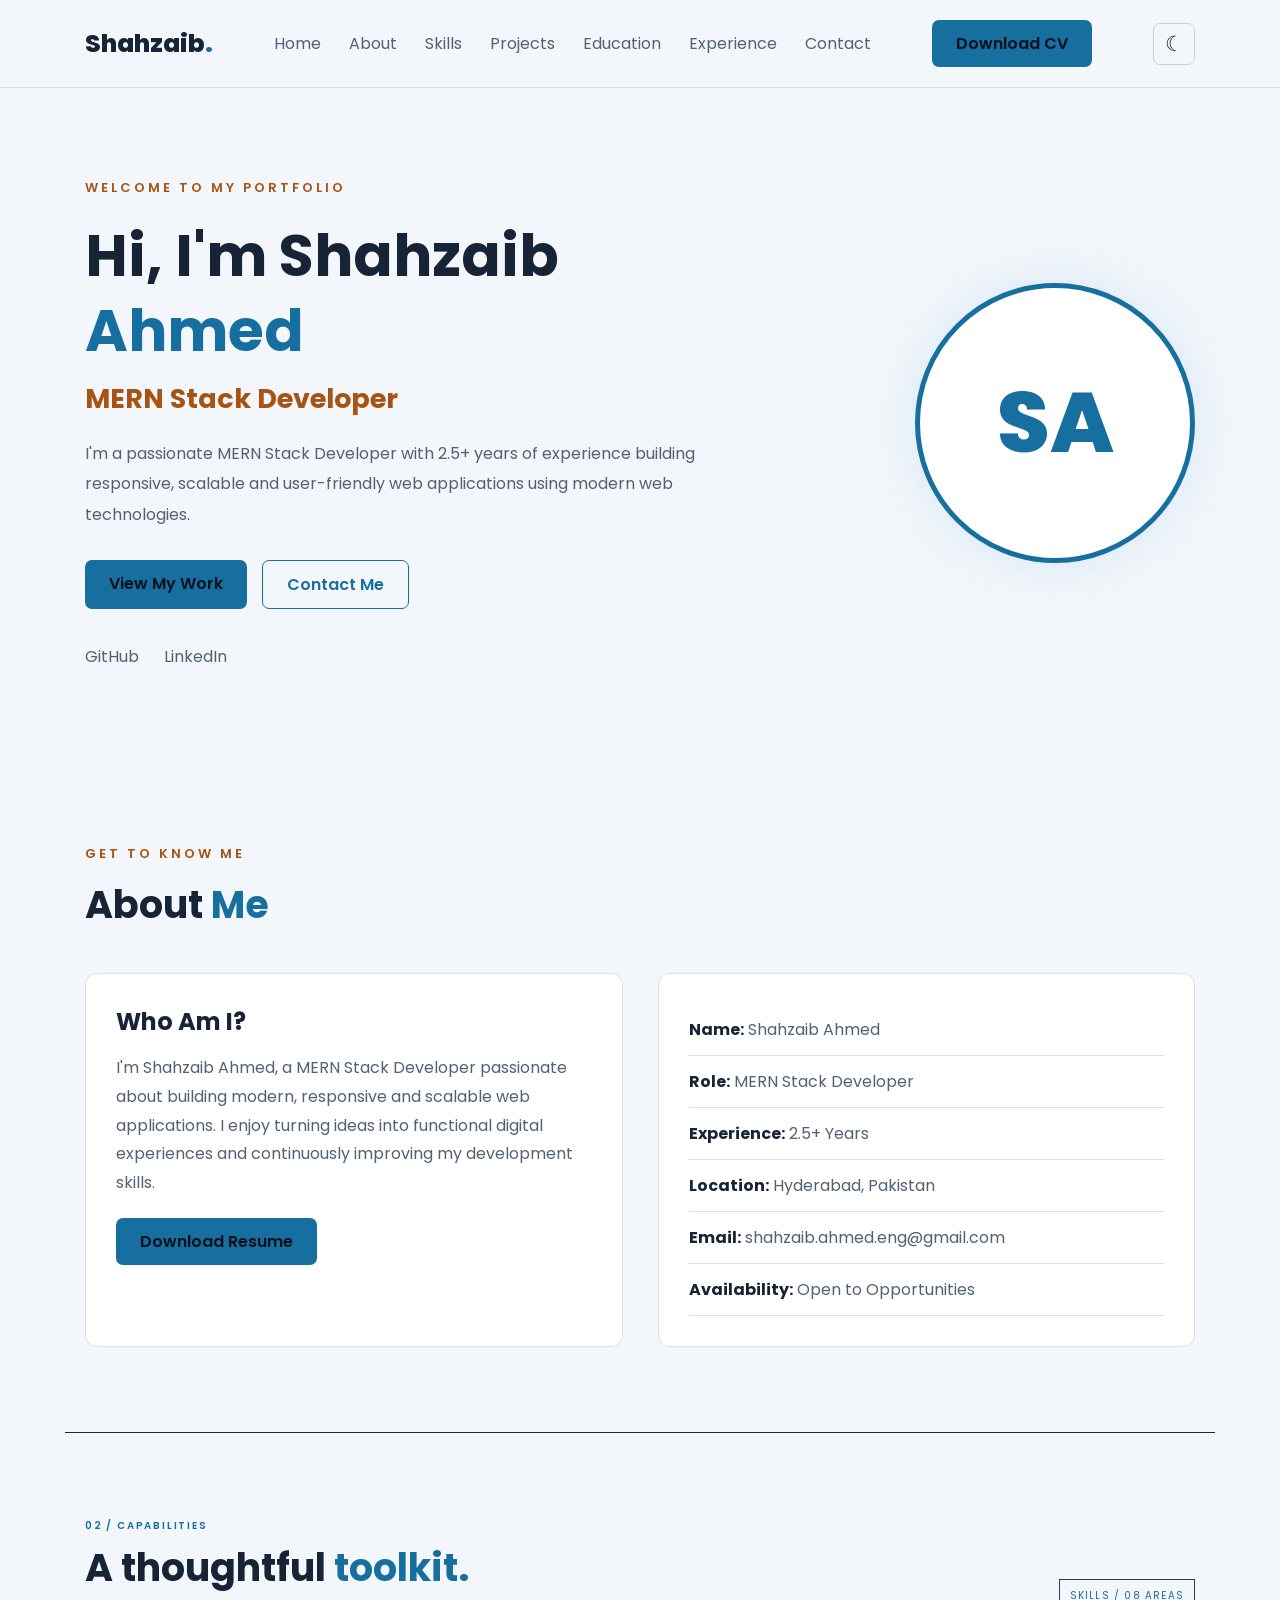
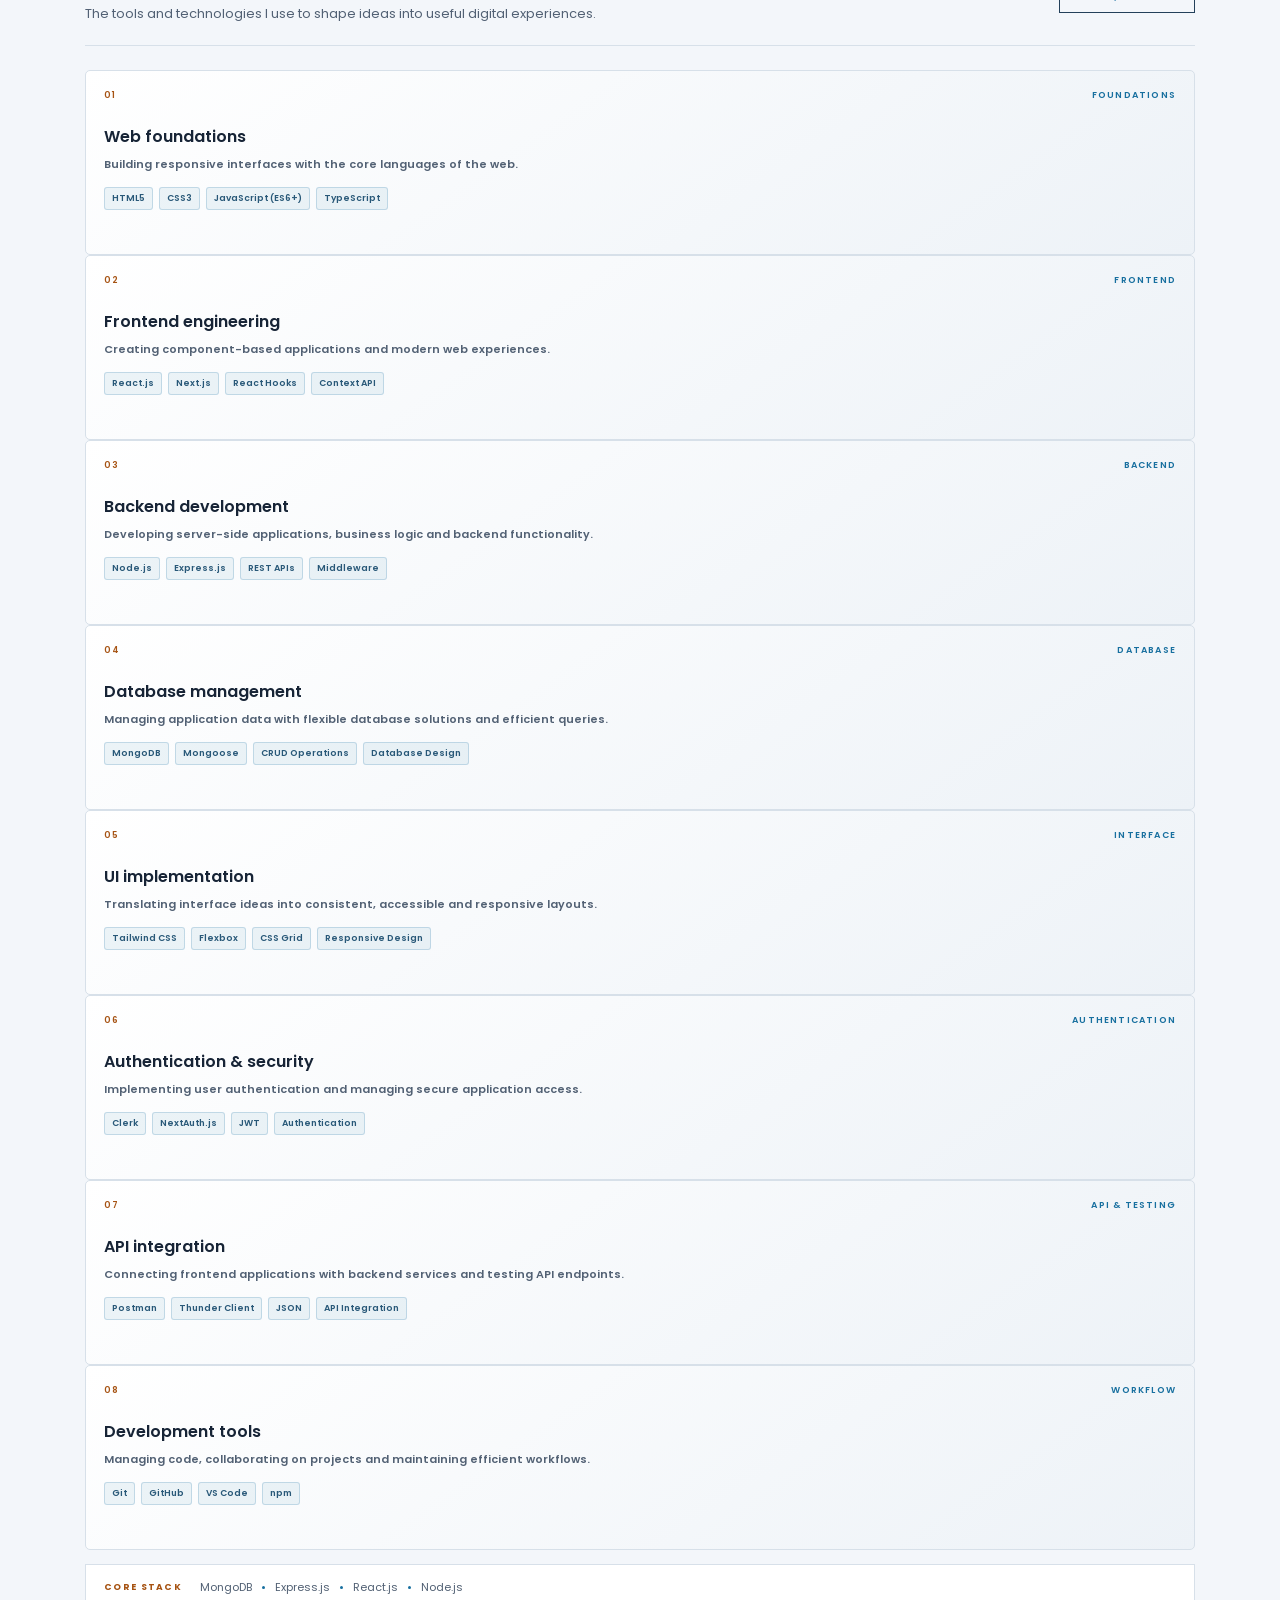
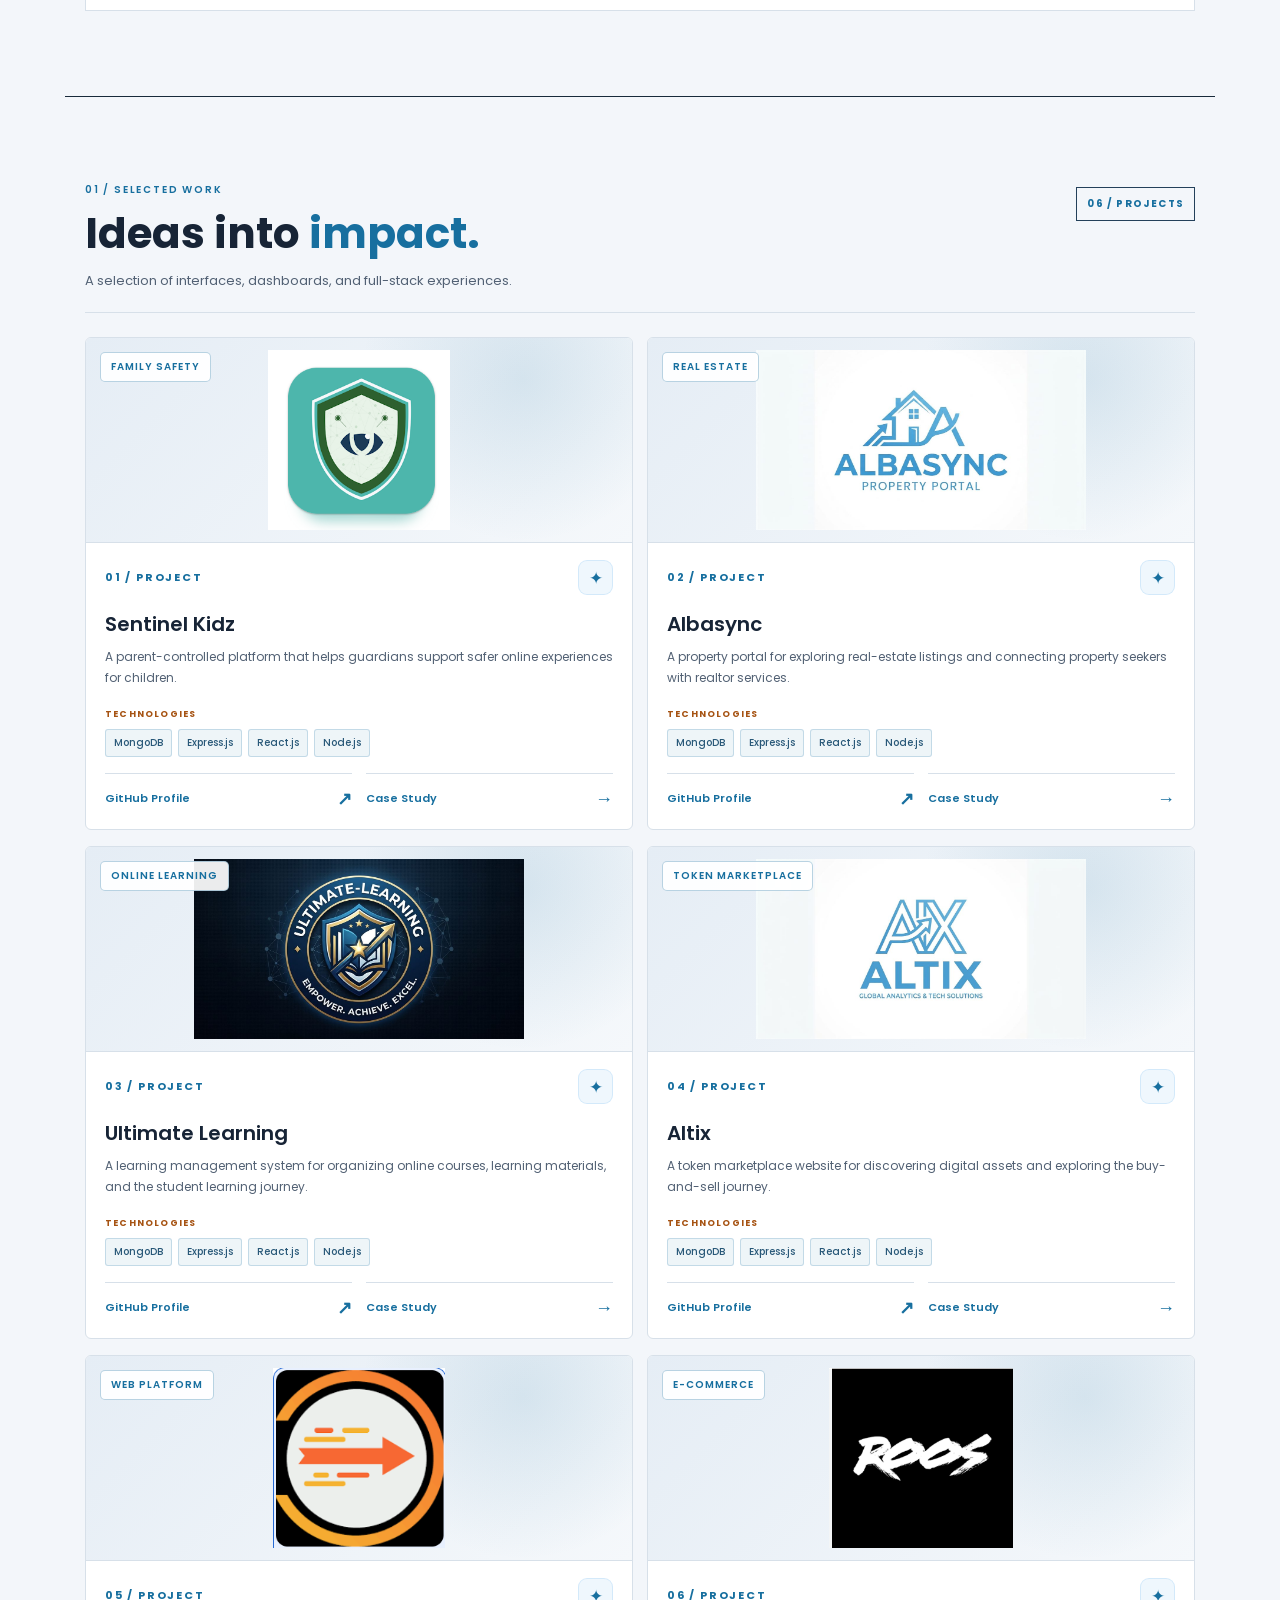
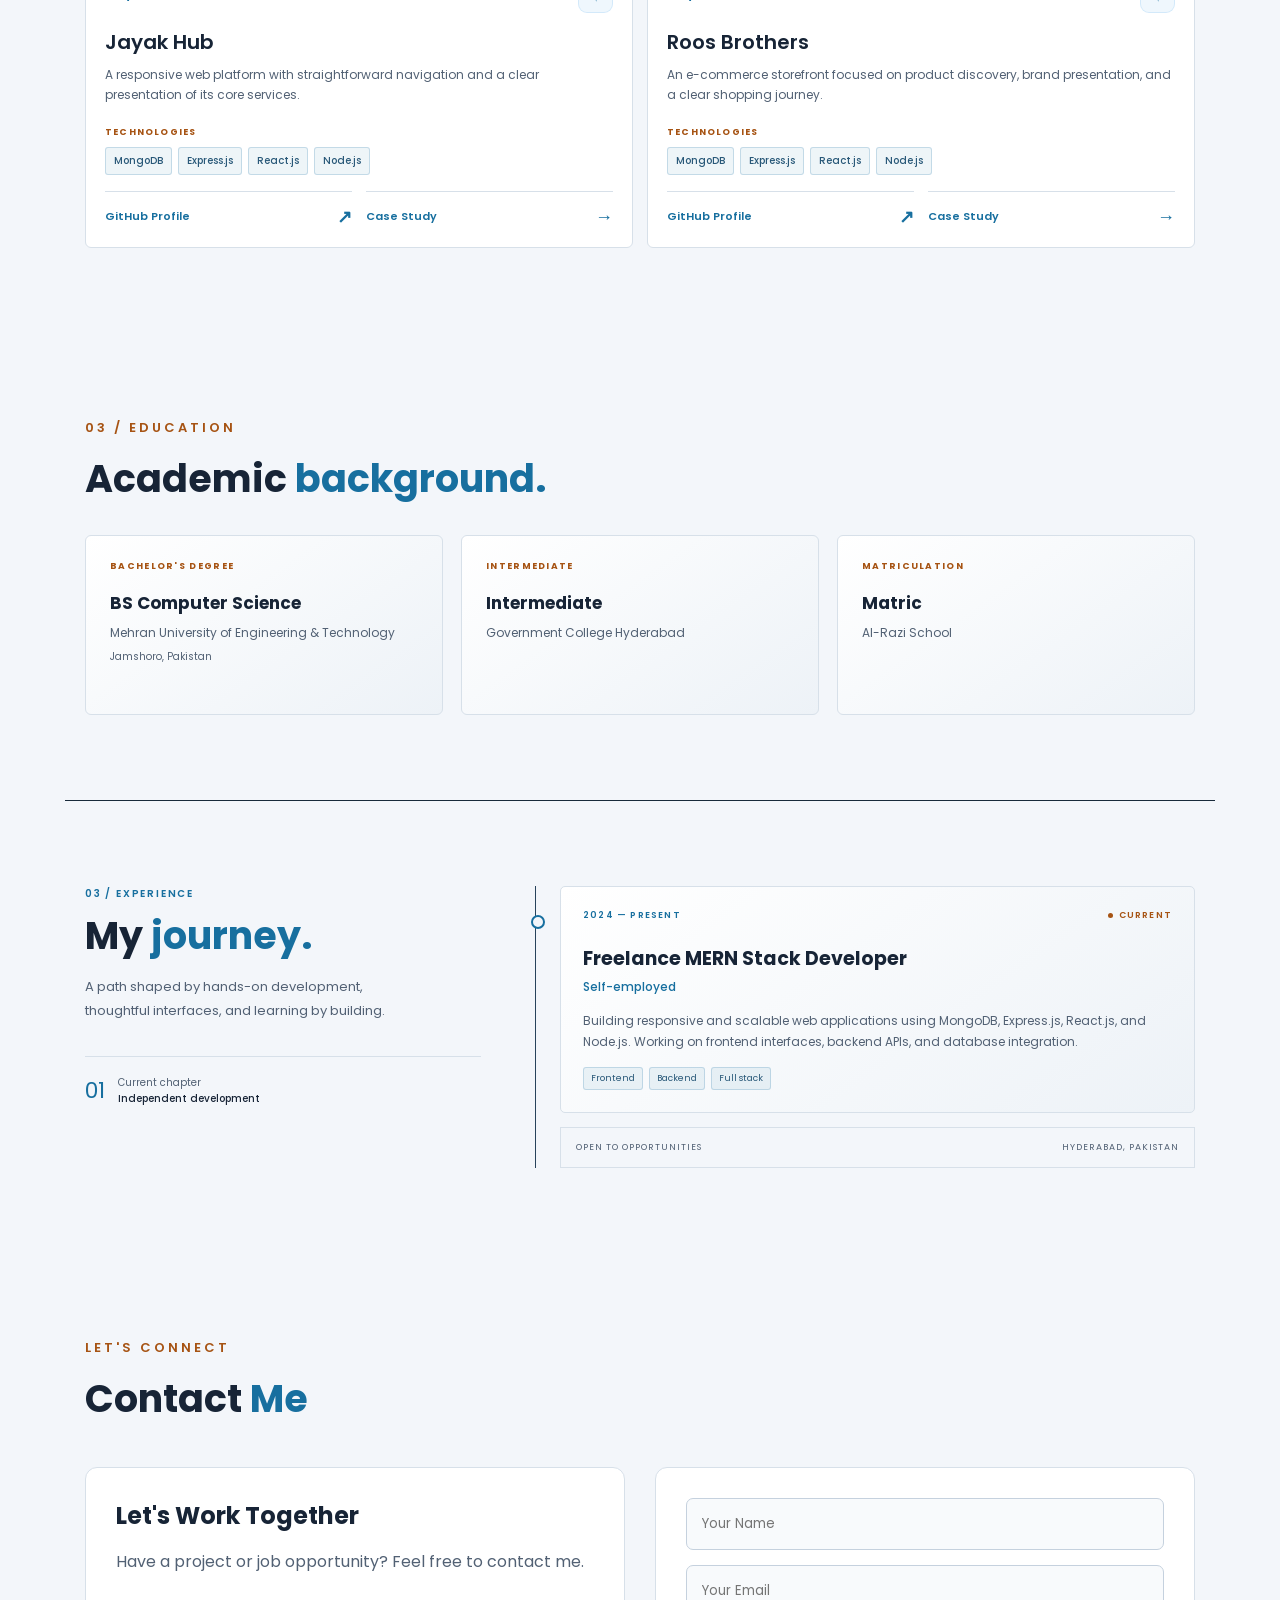
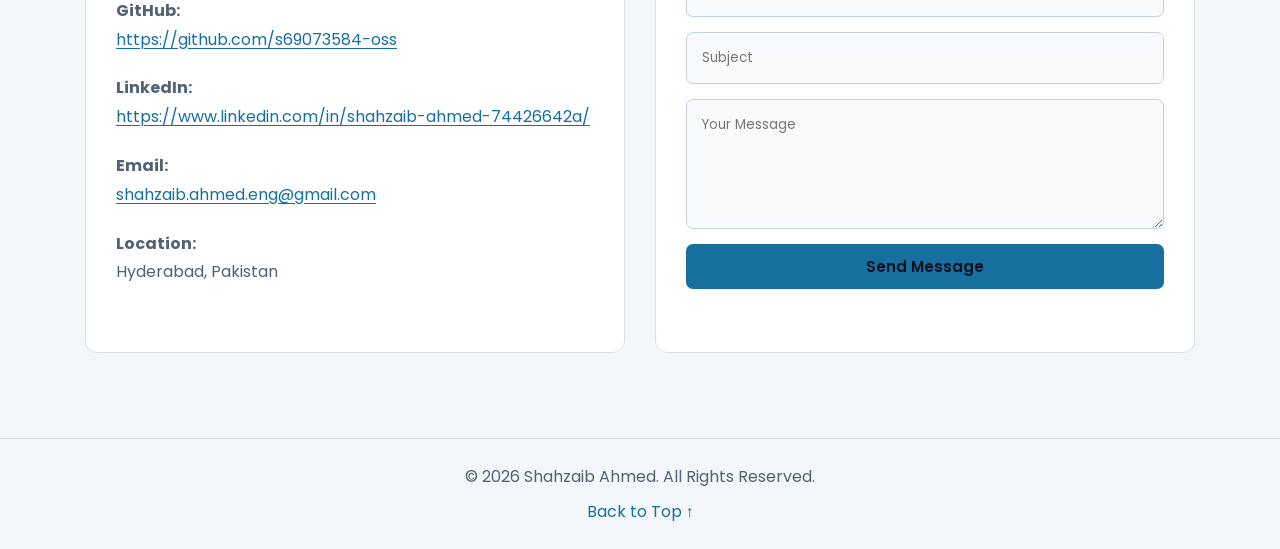
<file: index.html>
<!DOCTYPE html>
<html lang="en">
<head>
    <meta charset="UTF-8">
    <meta name="viewport" content="width=device-width, initial-scale=1.0">

    <title>Shahzaib Ahmed | MERN Stack Developer</title>

    <link rel="preconnect" href="https://fonts.googleapis.com">
    <link rel="preconnect" href="https://fonts.gstatic.com" crossorigin>
    <link href="https://fonts.googleapis.com/css2?family=Poppins:wght@300;400;500;600;700;800&display=swap" rel="stylesheet">
    <link rel="stylesheet" href="./style.css">
</head>

<body>

    <!-- NAVBAR -->
    <header>
        <nav class="navbar" aria-label="Main navigation">

            <a href="#home" class="logo">
                Shahzaib<span>.</span>
            </a>

            <ul class="nav-links" id="navLinks">
                <li><a href="#home">Home</a></li>
                <li><a href="#about">About</a></li>
                <li><a href="#skills">Skills</a></li>
                <li><a href="#projects">Projects</a></li>
                <li><a href="#education">Education</a></li>
                <li><a href="#experience">Experience</a></li>
                <li><a href="#contact">Contact</a></li>
            </ul>

            <a href="assets/Shahzaib_Ahmed_MERN_Stack_Developer_Resume%20(1).docx"
               class="nav-btn" download="Shahzaib-Ahmed-Resume.docx">
                Download CV
            </a>

            <button class="theme-btn" id="themeToggle" type="button"
                    aria-label="Switch to light mode"
                    aria-pressed="false"
                    title="Switch to light mode">
                <span aria-hidden="true">☼</span>
            </button>

            <button class="menu-btn" id="menuBtn" type="button"
                    aria-label="Open navigation menu"
                    aria-controls="navLinks"
                    aria-expanded="false">
                <span aria-hidden="true">☰</span>
            </button>

        </nav>
    </header>


    <!-- HERO SECTION -->
    <section class="hero" id="home">

        <div class="hero-content">

            <p class="welcome">WELCOME TO MY PORTFOLIO</p>

            <h1>
                Hi, I'm Shahzaib <span>Ahmed</span>
            </h1>

            <h2>MERN Stack Developer</h2>

            <p class="description">
                I'm a passionate MERN Stack Developer with 2.5+
                years of experience building responsive, scalable
                and user-friendly web applications using modern
                web technologies.
            </p>

            <div class="hero-buttons">

                <a href="#projects" class="btn primary">
                    View My Work
                </a>

                <a href="#contact" class="btn secondary">
                    Contact Me
                </a>

            </div>

            <div class="social-links">

                <a href="https://github.com/s69073584-oss"
                   target="_blank" rel="noopener noreferrer">
                    GitHub
                </a>

                <a href="https://www.linkedin.com/in/shahzaib-ahmed-74426642a/"
                   target="_blank" rel="noopener noreferrer">
                    LinkedIn
                </a>

            </div>

        </div>

        <div class="profile-circle">
            <span>SA</span>
        </div>

    </section>


    <!-- ABOUT SECTION -->
    <section class="section" id="about">

        <p class="section-subtitle">GET TO KNOW ME</p>

        <h2 class="section-title">
            About <span>Me</span>
        </h2>

        <div class="about-content">

            <div class="about-card">

                <h3>Who Am I?</h3>

                <p>
                    I'm Shahzaib Ahmed, a MERN Stack Developer
                    passionate about building modern, responsive
                    and scalable web applications.

                    I enjoy turning ideas into functional digital
                    experiences and continuously improving my
                    development skills.
                </p>

                <a href="assets/Shahzaib_Ahmed_MERN_Stack_Developer_Resume%20(1).docx"
                   class="btn primary" download="Shahzaib-Ahmed-Resume.docx">
                    Download Resume
                </a>

            </div>

            <div class="about-info">

                <div>
                    <strong>Name:</strong> Shahzaib Ahmed
                </div>

                <div>
                    <strong>Role:</strong> MERN Stack Developer
                </div>

                <div>
                    <strong>Experience:</strong> 2.5+ Years
                </div>

                <div>
                    <strong>Location:</strong> Hyderabad, Pakistan
                </div>

                <div>
                    <strong>Email:</strong>
                    shahzaib.ahmed.eng@gmail.com
                </div>

                <div>
                    <strong>Availability:</strong> Open to Opportunities
                </div>

            </div>

        </div>

    </section>


    <!-- SKILLS SECTION -->
    
<section class="section skills-section" id="skills">

    <div class="section-heading-block">
        <div>
            <p class="section-subtitle">02 / CAPABILITIES</p>
            <h2 class="section-title">
                A thoughtful <span>toolkit.</span>
            </h2>
            <p class="section-intro">
                The tools and technologies I use to shape ideas into useful digital experiences.
            </p>
        </div>
        <span class="section-index">SKILLS / 08 AREAS</span>
    </div>

    <div class="skills-grid">

        <article class="skill-card">
            <div class="skill-card-top"><span>01</span><span>FOUNDATIONS</span></div>
            <h3>Web foundations</h3>
            <p>Building responsive interfaces with the core languages of the web.</p>
            <div class="skill-tags">
                <span>HTML5</span>
                <span>CSS3</span>
                <span>JavaScript (ES6+)</span>
                <span>TypeScript</span>
            </div>
        </article>

        <article class="skill-card">
            <div class="skill-card-top"><span>02</span><span>FRONTEND</span></div>
            <h3>Frontend engineering</h3>
            <p>Creating component-based applications and modern web experiences.</p>
            <div class="skill-tags">
                <span>React.js</span>
                <span>Next.js</span>
                <span>React Hooks</span>
                <span>Context API</span>
            </div>
        </article>

        <article class="skill-card">
            <div class="skill-card-top"><span>03</span><span>BACKEND</span></div>
            <h3>Backend development</h3>
            <p>Developing server-side applications, business logic and backend functionality.</p>
            <div class="skill-tags">
                <span>Node.js</span>
                <span>Express.js</span>
                <span>REST APIs</span>
                <span>Middleware</span>
            </div>
        </article>

        <article class="skill-card">
            <div class="skill-card-top"><span>04</span><span>DATABASE</span></div>
            <h3>Database management</h3>
            <p>Managing application data with flexible database solutions and efficient queries.</p>
            <div class="skill-tags">
                <span>MongoDB</span>
                <span>Mongoose</span>
                <span>CRUD Operations</span>
                <span>Database Design</span>
            </div>
        </article>

        <article class="skill-card">
            <div class="skill-card-top"><span>05</span><span>INTERFACE</span></div>
            <h3>UI implementation</h3>
            <p>Translating interface ideas into consistent, accessible and responsive layouts.</p>
            <div class="skill-tags">
                <span>Tailwind CSS</span>
                <span>Flexbox</span>
                <span>CSS Grid</span>
                <span>Responsive Design</span>
            </div>
        </article>

        <article class="skill-card">
            <div class="skill-card-top"><span>06</span><span>AUTHENTICATION</span></div>
            <h3>Authentication & security</h3>
            <p>Implementing user authentication and managing secure application access.</p>
            <div class="skill-tags">
                <span>Clerk</span>
                <span>NextAuth.js</span>
                <span>JWT</span>
                <span>Authentication</span>
            </div>
        </article>

        <article class="skill-card">
            <div class="skill-card-top"><span>07</span><span>API & TESTING</span></div>
            <h3>API integration</h3>
            <p>Connecting frontend applications with backend services and testing API endpoints.</p>
            <div class="skill-tags">
                <span>Postman</span>
                <span>Thunder Client</span>
                <span>JSON</span>
                <span>API Integration</span>
            </div>
        </article>

        <article class="skill-card">
            <div class="skill-card-top"><span>08</span><span>WORKFLOW</span></div>
            <h3>Development tools</h3>
            <p>Managing code, collaborating on projects and maintaining efficient workflows.</p>
            <div class="skill-tags">
                <span>Git</span>
                <span>GitHub</span>
                <span>VS Code</span>
                <span>npm</span>
            </div>
        </article>

    </div>

    <div class="skills-note">
        <span class="skills-note-label">CORE STACK</span>
        <p>MongoDB <i></i> Express.js <i></i> React.js <i></i> Node.js</p>
    </div>

</section>



    <!-- PROJECTS SECTION -->
  
<section class="section projects-section" id="projects">

    <div class="projects-heading">
        <div>
            <p class="section-subtitle">01 / SELECTED WORK</p>
            <h2 class="section-title">
                Ideas into <span>impact.</span>
            </h2>
            <p class="section-description">
                A selection of interfaces, dashboards, and full-stack experiences.
            </p>
        </div>
        <span class="projects-count">06 / PROJECTS</span>
    </div>

    <div class="projects-grid">
        <article class="project-card">
            <div class="project-image">
                <img src="assets/projects/2.PNG" alt="Sentinel Kidz project" width="298" height="296" loading="lazy" decoding="async">
                <span class="image-overlay-label">FAMILY SAFETY</span>
            </div>
            <div class="project-card-content">
                <div class="project-top">
                    <span class="project-number">01 / PROJECT</span>
                    <span class="project-icon" aria-hidden="true">✦</span>
                </div>
                <h3>Sentinel Kidz</h3>
                <p>A parent-controlled platform that helps guardians support safer online experiences for children.</p>
                <span class="project-tech-label">TECHNOLOGIES</span>
                <div class="project-tags" aria-label="Technologies used: MongoDB, Express.js, React.js, Node.js">
                    <span>MongoDB</span><span>Express.js</span><span>React.js</span><span>Node.js</span>
                </div>
                <div class="project-actions">
                    <a href="https://github.com/s69073584-oss?tab=repositories" class="project-link" target="_blank" rel="noopener noreferrer">
                        <span>GitHub Profile</span><span aria-hidden="true">↗</span>
                    </a>
                    <a href="project.html?project=sentinel-kidz" class="project-link">
                        <span>Case Study</span><span aria-hidden="true">→</span>
                    </a>
                </div>
            </div>
        </article>

        <article class="project-card">
            <div class="project-image">
                <img src="assets/projects/Albasync.jpg" alt="Albasync project" width="1120" height="611" loading="lazy" decoding="async">
                <span class="image-overlay-label">REAL ESTATE</span>
            </div>
            <div class="project-card-content">
                <div class="project-top">
                    <span class="project-number">02 / PROJECT</span>
                    <span class="project-icon" aria-hidden="true">✦</span>
                </div>
                <h3>Albasync</h3>
                <p>A property portal for exploring real-estate listings and connecting property seekers with realtor services.</p>
                <span class="project-tech-label">TECHNOLOGIES</span>
                <div class="project-tags" aria-label="Technologies used: MongoDB, Express.js, React.js, Node.js">
                    <span>MongoDB</span><span>Express.js</span><span>React.js</span><span>Node.js</span>
                </div>
                <div class="project-actions">
                    <a href="https://github.com/s69073584-oss?tab=repositories" class="project-link" target="_blank" rel="noopener noreferrer">
                        <span>GitHub Profile</span><span aria-hidden="true">↗</span>
                    </a>
                    <a href="project.html?project=albasync" class="project-link">
                        <span>Case Study</span><span aria-hidden="true">→</span>
                    </a>
                </div>
            </div>
        </article>

        <article class="project-card">
            <div class="project-image">
                <img src="assets/projects/Ultimate-Learning.jpg" alt="Ultimate Learning project" width="1120" height="611" loading="lazy" decoding="async">
                <span class="image-overlay-label">ONLINE LEARNING</span>
            </div>
            <div class="project-card-content">
                <div class="project-top">
                    <span class="project-number">03 / PROJECT</span>
                    <span class="project-icon" aria-hidden="true">✦</span>
                </div>
                <h3>Ultimate Learning</h3>
                <p>A learning management system for organizing online courses, learning materials, and the student learning journey.</p>
                <span class="project-tech-label">TECHNOLOGIES</span>
                <div class="project-tags" aria-label="Technologies used: MongoDB, Express.js, React.js, Node.js">
                    <span>MongoDB</span><span>Express.js</span><span>React.js</span><span>Node.js</span>
                </div>
                <div class="project-actions">
                    <a href="https://github.com/s69073584-oss?tab=repositories" class="project-link" target="_blank" rel="noopener noreferrer">
                        <span>GitHub Profile</span><span aria-hidden="true">↗</span>
                    </a>
                    <a href="project.html?project=ultimate-learning" class="project-link">
                        <span>Case Study</span><span aria-hidden="true">→</span>
                    </a>
                </div>
            </div>
        </article>

        <article class="project-card">
            <div class="project-image">
                <img src="assets/projects/Altix.jpg" alt="Altix project" width="1120" height="611" loading="lazy" decoding="async">
                <span class="image-overlay-label">TOKEN MARKETPLACE</span>
            </div>
            <div class="project-card-content">
                <div class="project-top">
                    <span class="project-number">04 / PROJECT</span>
                    <span class="project-icon" aria-hidden="true">✦</span>
                </div>
                <h3>Altix</h3>
                <p>A token marketplace website for discovering digital assets and exploring the buy-and-sell journey.</p>
                <span class="project-tech-label">TECHNOLOGIES</span>
                <div class="project-tags" aria-label="Technologies used: MongoDB, Express.js, React.js, Node.js">
                    <span>MongoDB</span><span>Express.js</span><span>React.js</span><span>Node.js</span>
                </div>
                <div class="project-actions">
                    <a href="https://github.com/s69073584-oss?tab=repositories" class="project-link" target="_blank" rel="noopener noreferrer">
                        <span>GitHub Profile</span><span aria-hidden="true">↗</span>
                    </a>
                    <a href="project.html?project=altix" class="project-link">
                        <span>Case Study</span><span aria-hidden="true">→</span>
                    </a>
                </div>
            </div>
        </article>

        <article class="project-card">
            <div class="project-image">
                <img src="assets/projects/3.PNG" alt="Jayak Hub project" width="235" height="247" loading="lazy" decoding="async">
                <span class="image-overlay-label">WEB PLATFORM</span>
            </div>
            <div class="project-card-content">
                <div class="project-top">
                    <span class="project-number">05 / PROJECT</span>
                    <span class="project-icon" aria-hidden="true">✦</span>
                </div>
                <h3>Jayak Hub</h3>
                <p>A responsive web platform with straightforward navigation and a clear presentation of its core services.</p>
                <span class="project-tech-label">TECHNOLOGIES</span>
                <div class="project-tags" aria-label="Technologies used: MongoDB, Express.js, React.js, Node.js">
                    <span>MongoDB</span><span>Express.js</span><span>React.js</span><span>Node.js</span>
                </div>
                <div class="project-actions">
                    <a href="https://github.com/s69073584-oss?tab=repositories" class="project-link" target="_blank" rel="noopener noreferrer">
                        <span>GitHub Profile</span><span aria-hidden="true">↗</span>
                    </a>
                    <a href="project.html?project=jayak-hub" class="project-link">
                        <span>Case Study</span><span aria-hidden="true">→</span>
                    </a>
                </div>
            </div>
        </article>

        <article class="project-card">
            <div class="project-image">
                <img src="assets/projects/4.PNG" alt="Roos Brothers project" width="291" height="286" loading="lazy" decoding="async">
                <span class="image-overlay-label">E-COMMERCE</span>
            </div>
            <div class="project-card-content">
                <div class="project-top">
                    <span class="project-number">06 / PROJECT</span>
                    <span class="project-icon" aria-hidden="true">✦</span>
                </div>
                <h3>Roos Brothers</h3>
                <p>An e-commerce storefront focused on product discovery, brand presentation, and a clear shopping journey.</p>
                <span class="project-tech-label">TECHNOLOGIES</span>
                <div class="project-tags" aria-label="Technologies used: MongoDB, Express.js, React.js, Node.js">
                    <span>MongoDB</span><span>Express.js</span><span>React.js</span><span>Node.js</span>
                </div>
                <div class="project-actions">
                    <a href="https://github.com/s69073584-oss?tab=repositories" class="project-link" target="_blank" rel="noopener noreferrer">
                        <span>GitHub Profile</span><span aria-hidden="true">↗</span>
                    </a>
                    <a href="project.html?project=roos-brothers" class="project-link">
                        <span>Case Study</span><span aria-hidden="true">→</span>
                    </a>
                </div>
            </div>
        </article>
    </div>
</section>


    <!-- EDUCATION SECTION -->
    <section class="section education-section" id="education">
        <p class="section-subtitle">03 / EDUCATION</p>
        <h2 class="section-title">Academic <span>background.</span></h2>

        <div class="education-grid">
            <article class="education-card">
                <span class="education-level">BACHELOR'S DEGREE</span>
                <h3>BS Computer Science</h3>
                <p>Mehran University of Engineering &amp; Technology</p>
                <span class="education-location">Jamshoro, Pakistan</span>
            </article>
            <article class="education-card">
                <span class="education-level">INTERMEDIATE</span>
                <h3>Intermediate</h3>
                <p>Government College Hyderabad</p>
            </article>
            <article class="education-card">
                <span class="education-level">MATRICULATION</span>
                <h3>Matric</h3>
                <p>Al-Razi School</p>
            </article>
        </div>
    </section>


    <!-- EXPERIENCE SECTION -->
    <section class="section experience-section" id="experience">

        <div class="experience-layout">
            <div class="experience-intro">
                <p class="section-subtitle">03 / EXPERIENCE</p>
                <h2 class="section-title">
                    My <span>journey.</span>
                </h2>
                <p>
                    A path shaped by hands-on development, thoughtful interfaces, and learning by building.
                </p>
                <div class="journey-marker">
                    <span>01</span>
                    <span>Current chapter<br><strong>Independent development</strong></span>
                </div>
            </div>

            <div class="experience-timeline">
                <article class="experience-card">
                    <div class="experience-card-meta">
                        <span>2024 — PRESENT</span>
                        <span class="current-status"><i></i> CURRENT</span>
                    </div>
                    <h3>Freelance MERN Stack Developer</h3>
                    <h4>Self-employed</h4>
                    <p>
                        Building responsive and scalable web applications using MongoDB, Express.js, React.js, and Node.js. Working on frontend interfaces, backend APIs, and database integration.
                    </p>
                    <div class="experience-tags"><span>Frontend</span><span>Backend</span><span>Full stack</span></div>
                </article>

                <div class="experience-endnote">
                    <span>OPEN TO OPPORTUNITIES</span>
                    <span>HYDERABAD, PAKISTAN</span>
                </div>
            </div>
        </div>

    </section>


    <!-- CONTACT SECTION -->
    <section class="section" id="contact">

        <p class="section-subtitle">LET'S CONNECT</p>

        <h2 class="section-title">
            Contact <span>Me</span>
        </h2>

        <div class="contact-container">

            <div class="contact-info">

                <h3>Let's Work Together</h3>

                <p>
                    Have a project or job opportunity?
                    Feel free to contact me.
                </p>

                <p>
                    <strong>GitHub:</strong><br>
                    <a href="https://github.com/s69073584-oss" target="_blank" rel="noopener noreferrer">https://github.com/s69073584-oss</a>
                </p>

                <p>
                    <strong>LinkedIn:</strong><br>
                    <a href="https://www.linkedin.com/in/shahzaib-ahmed-74426642a/" target="_blank" rel="noopener noreferrer">https://www.linkedin.com/in/shahzaib-ahmed-74426642a/</a>
                </p>

                <p>
                    <strong>Email:</strong><br>
                    <a href="mailto:shahzaib.ahmed.eng@gmail.com">shahzaib.ahmed.eng@gmail.com</a>
                </p>

                <p>
                    <strong>Location:</strong><br>
                    Hyderabad, Pakistan
                </p>

            </div>

            <form id="contactForm">

                <input
                    type="text"
                    id="name"
                    name="name"
                    placeholder="Your Name"
                    aria-label="Your name"
                    autocomplete="name"
                    minlength="2"
                    maxlength="100"
                    required
                >

                <input
                    type="email"
                    id="email"
                    name="email"
                    placeholder="Your Email"
                    aria-label="Your email"
                    autocomplete="email"
                    maxlength="254"
                    required
                >

                <input
                    type="text"
                    id="subject"
                    name="subject"
                    placeholder="Subject"
                    aria-label="Subject"
                    minlength="2"
                    maxlength="150"
                    required
                >

                <textarea
                    id="message"
                    name="message"
                    placeholder="Your Message"
                    aria-label="Your message"
                    minlength="10"
                    maxlength="5000"
                    required
                ></textarea>

                <button type="submit" class="btn primary">
                    Send Message
                </button>

                <p class="form-status" id="formStatus" role="status" aria-live="polite"></p>

            </form>

        </div>

    </section>


    <!-- FOOTER -->
    <footer>

        <p>
            © 2026 Shahzaib Ahmed. All Rights Reserved.
        </p>

        <a href="#home">Back to Top ↑</a>

    </footer>


    <!-- JAVASCRIPT -->
    <script src="./script.js"></script>

</body>
</html>
</file>
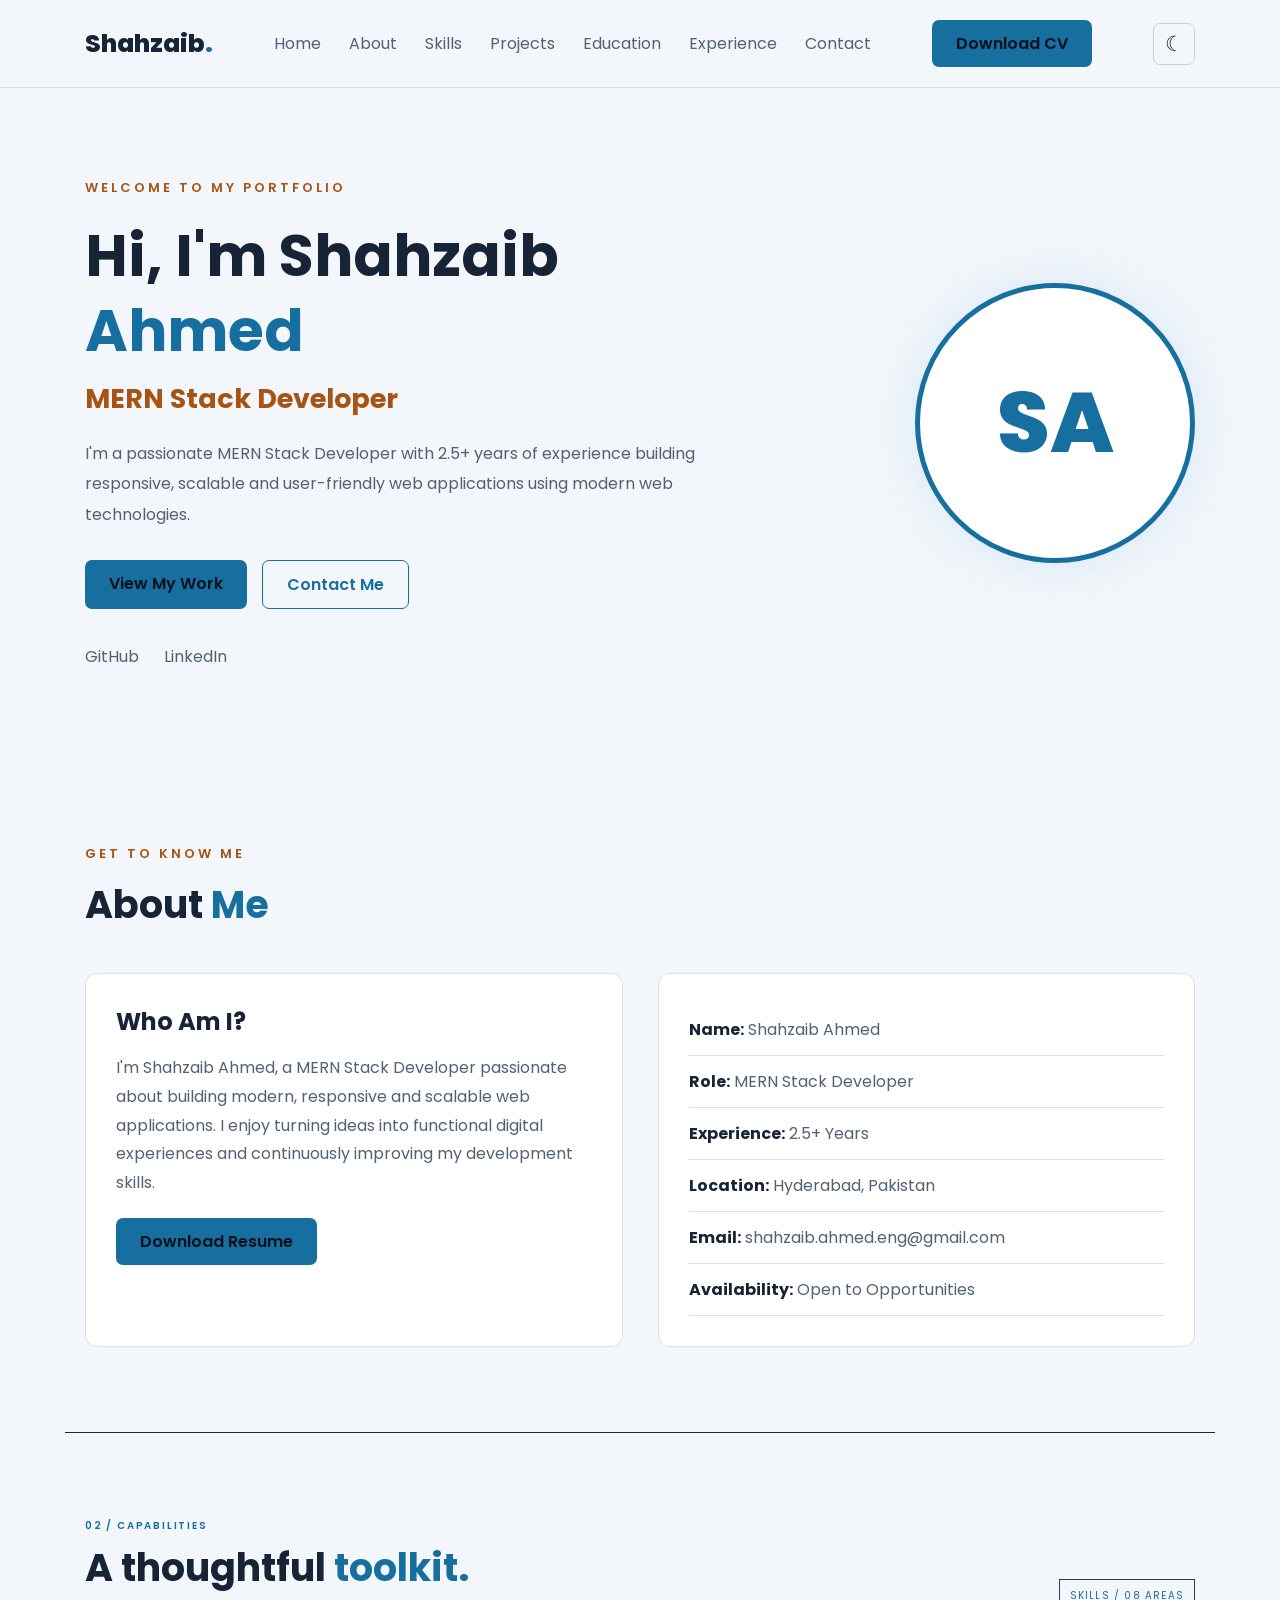
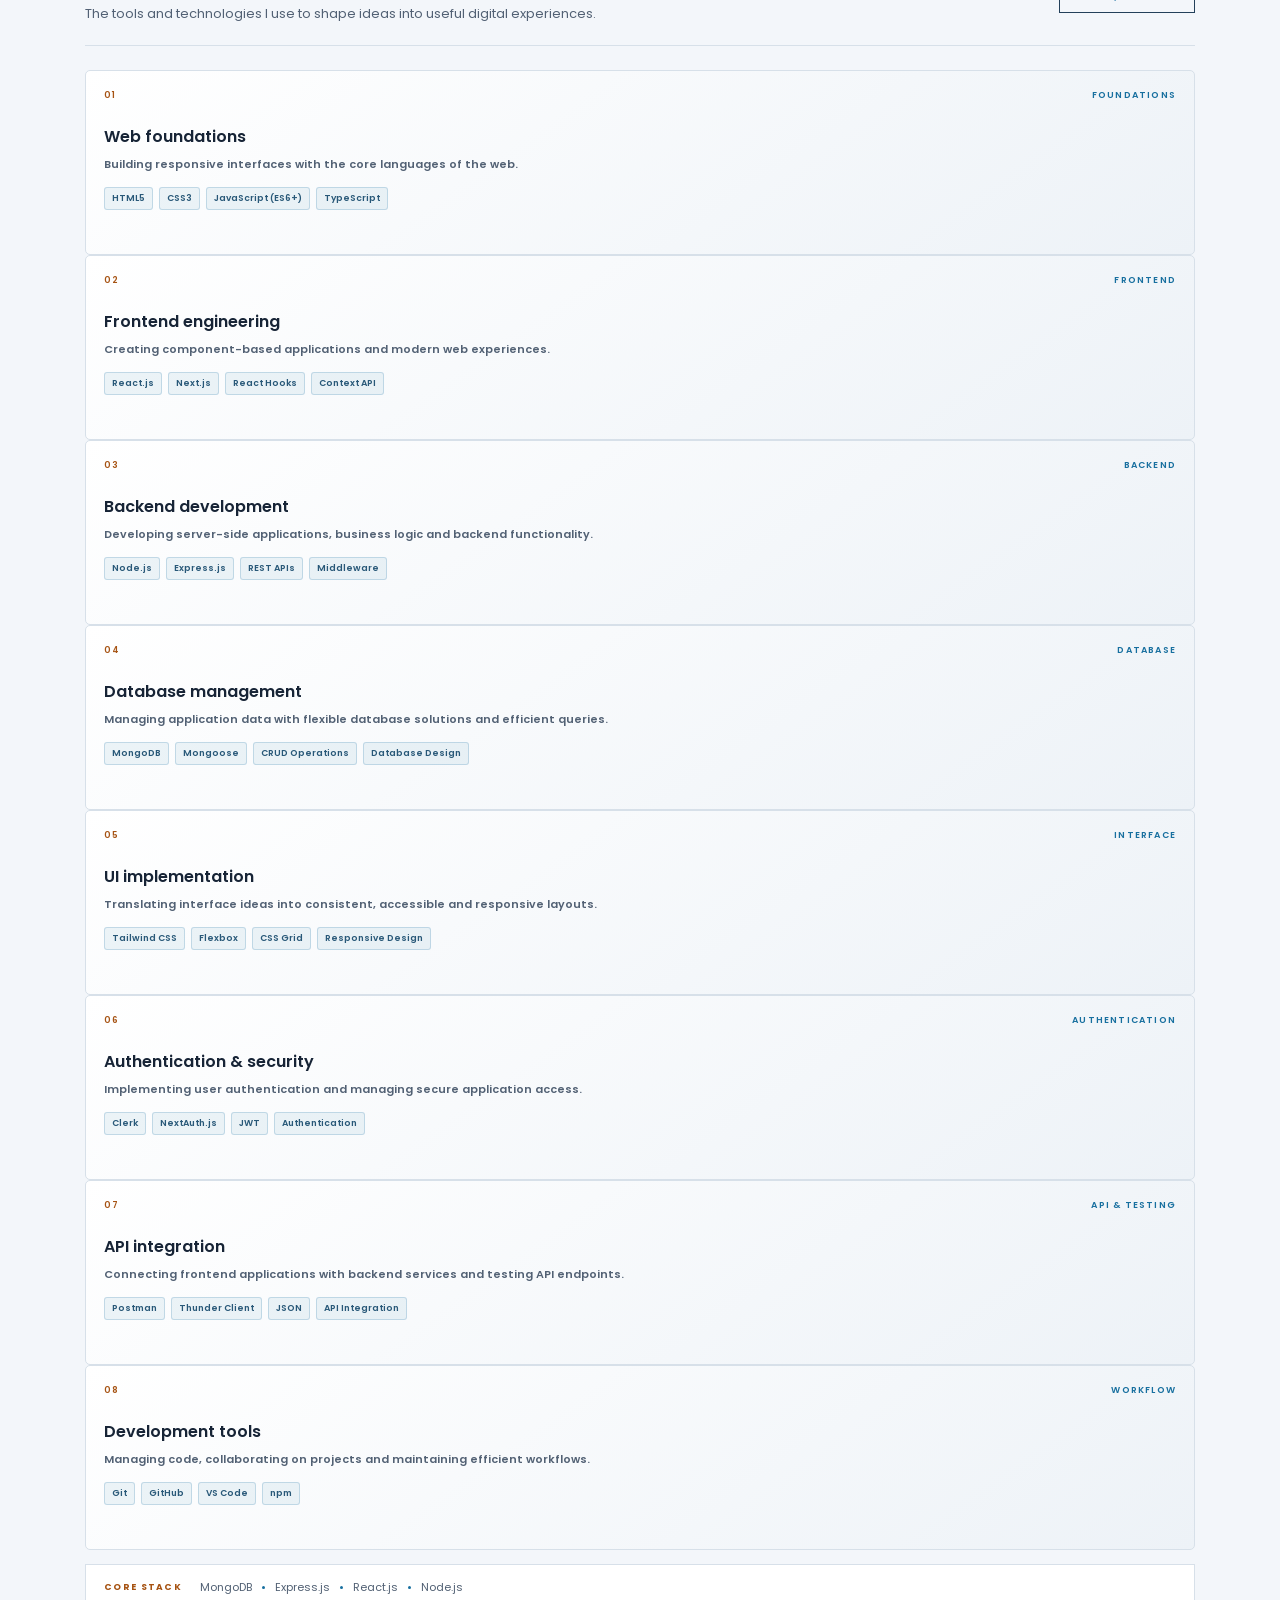
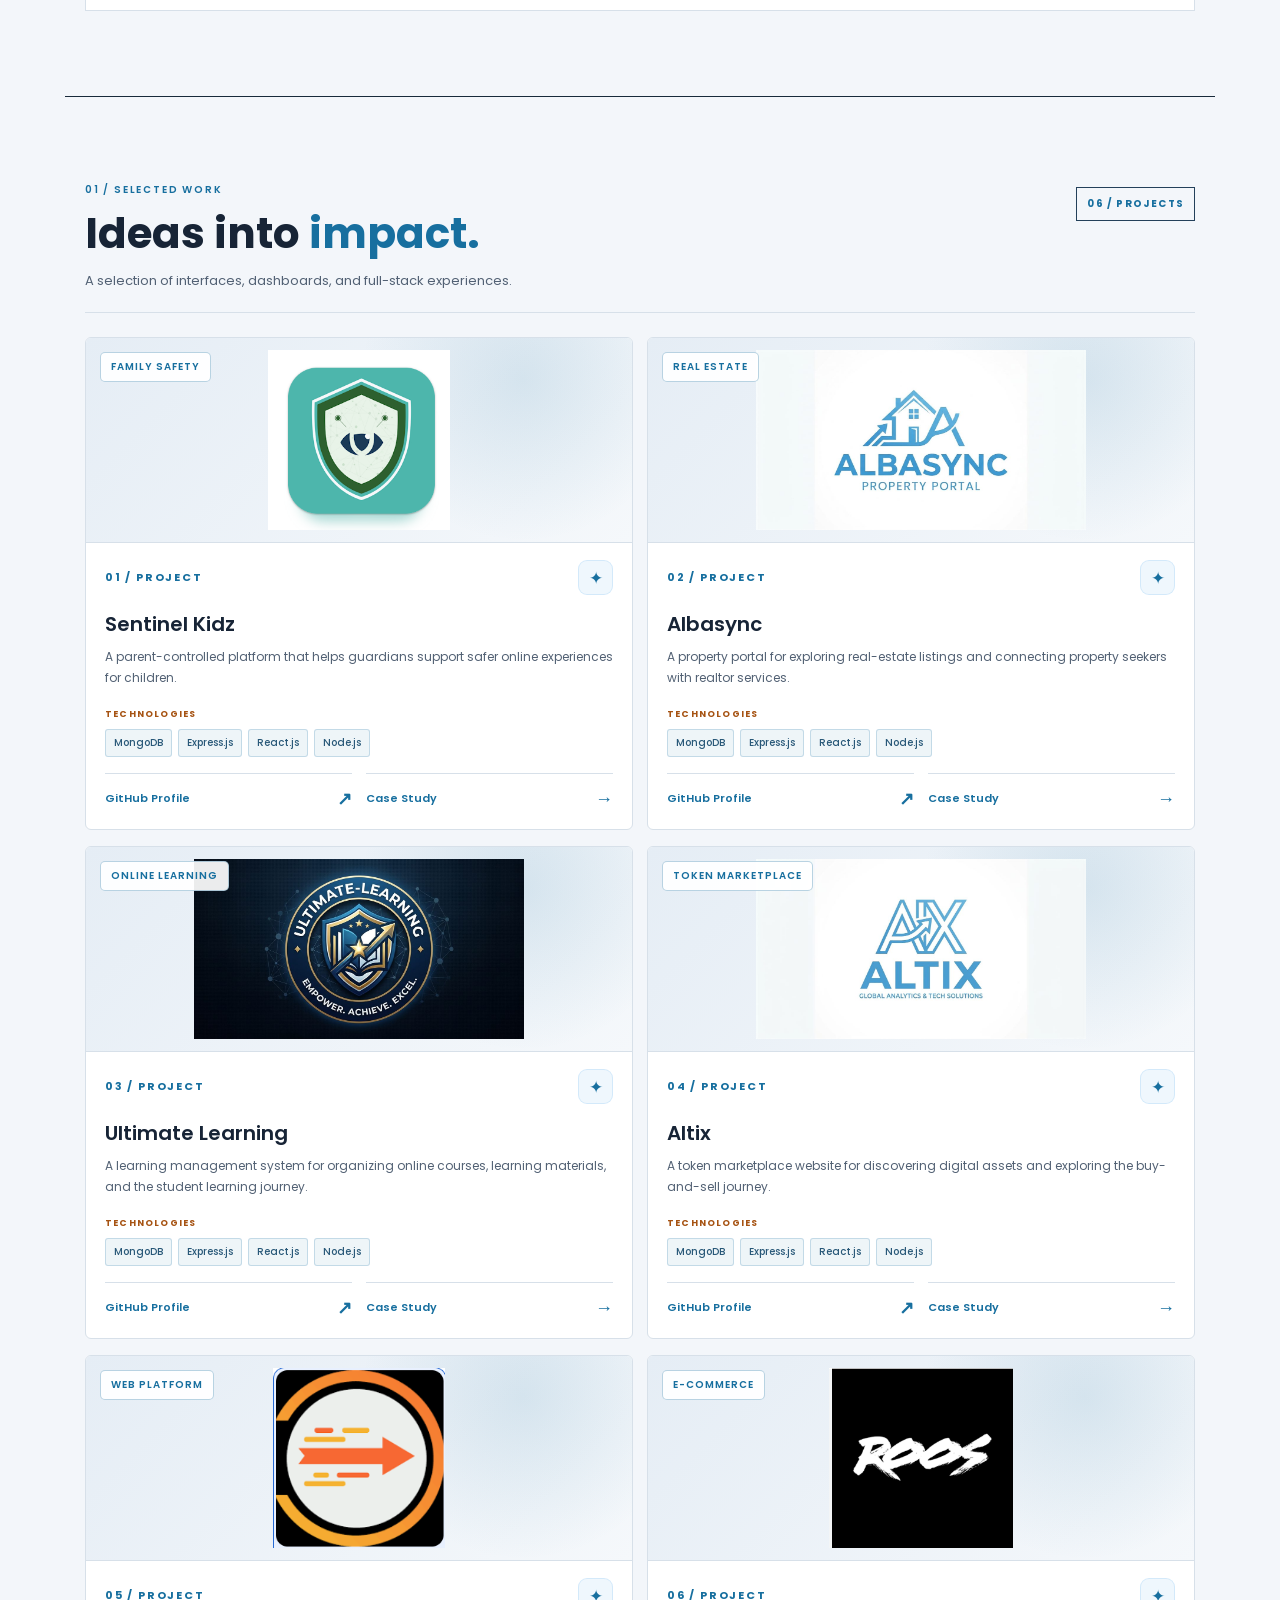
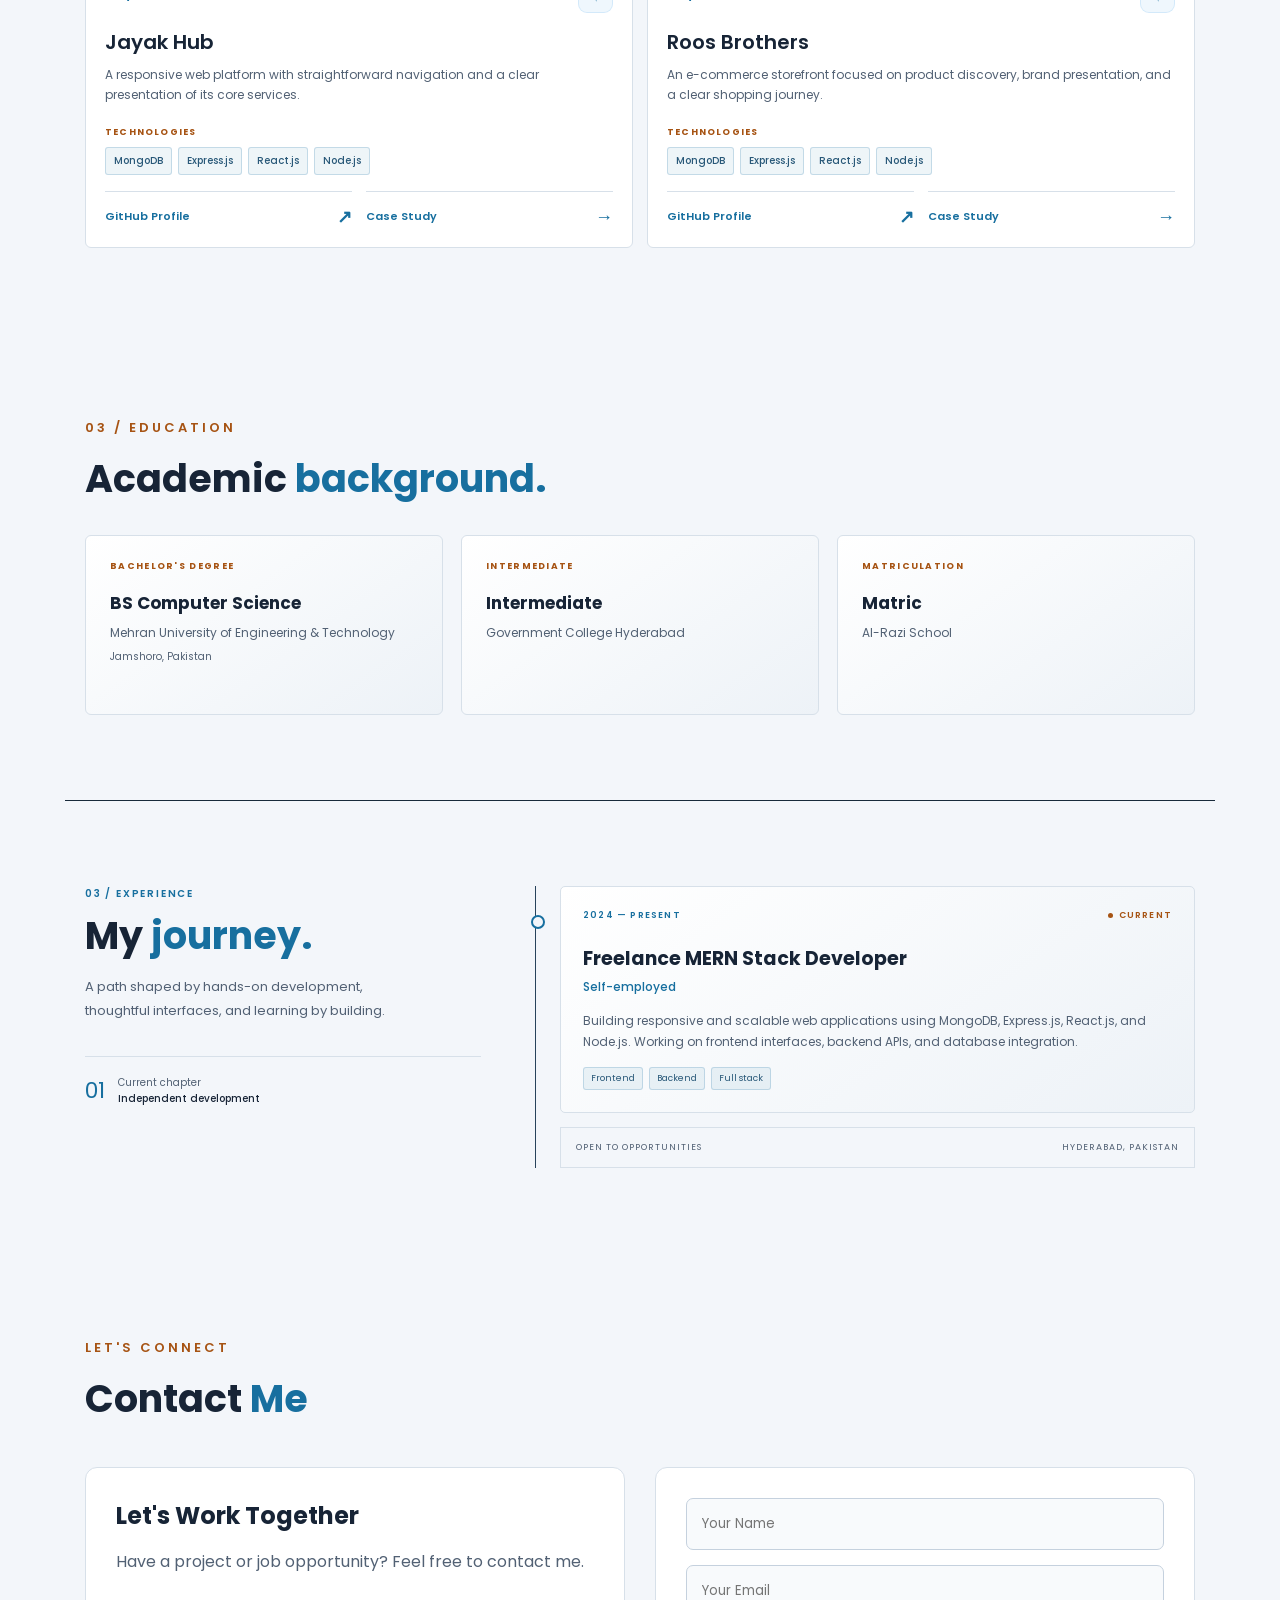
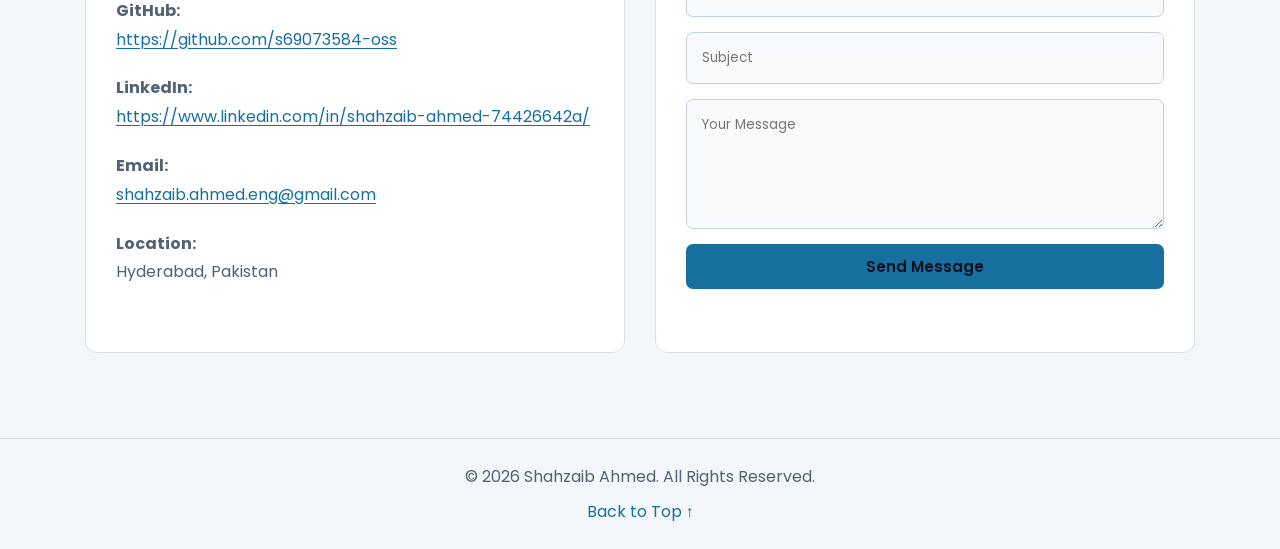
<file: project.html>
<!DOCTYPE html>
<html lang="en">
<head>
    <meta charset="UTF-8">
    <meta name="viewport" content="width=device-width, initial-scale=1.0">

    <title>Project Details | Shahzaib Ahmed</title>

    <link rel="preconnect" href="https://fonts.googleapis.com">
    <link rel="preconnect" href="https://fonts.gstatic.com" crossorigin>
    <link href="https://fonts.googleapis.com/css2?family=Poppins:wght@300;400;500;600;700;800&display=swap" rel="stylesheet">
    <link rel="stylesheet" href="project.css">
</head>
<body>

    <header class="project-navbar">
        <a href="index.html" class="logo">
    Shahzaib<span>.</span></a>
        <a href="index.html#projects" class="back-link">← Back to Projects</a>
    </header>

    <main class="project-container case-study">

        <p class="project-label">PROJECT CASE STUDY <span id="project-number">01 / 06</span></p>

        <header class="case-header">
            <div>
                <h1 id="project-name">Sample Project 01</h1>
                <p class="project-description">
                    A closer look at the purpose, audience, and design focus of this project.
                </p>
            </div>
            <a href="index.html#projects" class="back-button">All projects <span>↗</span></a>
        </header>

        <section class="case-visual" aria-label="Project preview">
            <div class="case-window-bar">
                <div class="window-dots" aria-hidden="true"><i></i><i></i><i></i></div>
                <span>INTERFACE PREVIEW</span>
                <span id="preview-category">WEB EXPERIENCE</span>
            </div>
            <figure class="case-image">
                <img id="project-preview" src="assets/projects/2.PNG" alt="Sample project logo" decoding="async">
            </figure>
        </section>

        <section class="project-overview">
            <div class="overview-copy">
                <p class="case-section-label">OVERVIEW / 01</p>
                <h2 id="project-overview-title">Designed around a clear idea.</h2>
                <p id="project-overview">
                    Project overview will appear here.
                </p>
            </div>

            <dl class="project-facts">
                <div><dt>PROJECT TYPE</dt><dd id="project-type">Web experience</dd></div>
                <div><dt>DESIGNED FOR</dt><dd id="project-audience">Visitors</dd></div>
                <div><dt>CORE FOCUS</dt><dd id="project-focus">Digital experience</dd></div>
            </dl>
        </section>

        <section class="case-focus">
            <div class="case-section-heading">
                <div>
                    <p class="case-section-label">DESIGN NOTES / 02</p>
                    <h2>Project focus</h2>
                </div>
                <p id="project-focus-intro">Key considerations that shaped this project.</p>
            </div>

            <div class="focus-grid">
                <article class="focus-item">
                    <span id="project-focus-label-1">01 / EXPERIENCE</span>
                    <h3 id="project-focus-title-1">Clear hierarchy</h3>
                    <p id="project-focus-copy-1">Organize content so the most useful information is easy to find.</p>
                </article>
                <article class="focus-item">
                    <span id="project-focus-label-2">02 / INTERACTION</span>
                    <h3 id="project-focus-title-2">Simple navigation</h3>
                    <p id="project-focus-copy-2">Keep important actions visible and the main flow straightforward.</p>
                </article>
                <article class="focus-item">
                    <span id="project-focus-label-3">03 / RESPONSIVE</span>
                    <h3 id="project-focus-title-3">Every screen</h3>
                    <p id="project-focus-copy-3">Make the experience work comfortably across desktop and mobile.</p>
                </article>
            </div>
        </section>

        <section class="case-stack">
            <div>
                <p class="case-section-label">PROJECT SCOPE / 03</p>
                <h2>Focus areas</h2>
            </div>
            <div class="case-tech" id="project-scope"></div>
        </section>

        <a href="index.html#projects" class="case-return">← Back to selected projects</a>

    </main>

    <footer>
        <p>© 2026 Shahzaib Ahmed. All Rights Reserved.</p>
    </footer>

    <script src="project.js"></script>

</body>
</html>
</file>
<file: style.css>
* {
    margin: 0;
    padding: 0;
    box-sizing: border-box;
}

html {
    scroll-behavior: smooth;
    scroll-padding-top: 84px;
}

:root {
    --background: #03060D;
    --card: #0B1220;
    --primary: #63B3ED;
    --secondary: #F6AD55;
    --white: #F8FAFC;
    --gray: #94A3B8;
}

body {
    font-family: 'Poppins', sans-serif;
    background: var(--background);
    color: var(--white);
}

a {
    text-decoration: none;
    color: inherit;
}

header {
    background: rgba(3, 6, 13, 0.95);
    position: sticky;
    top: 0;
    z-index: 100;
    border-bottom: 1px solid #1E293B;
}

.navbar {
    position: relative;
    max-width: 1150px;
    margin: auto;
    padding: 20px;
    display: flex;
    align-items: center;
    justify-content: space-between;
}

.logo {
    font-size: 25px;
    font-weight: 800;
}

.logo span,
.hero h1 span,
.section-title span {
    color: var(--primary);
}

.nav-links {
    display: flex;
    list-style: none;
    gap: 28px;
}

.nav-links a {
    color: var(--gray);
    transition: 0.3s;
}

.nav-links a:hover {
    color: var(--primary);
}

a:focus-visible,
button:focus-visible,
input:focus-visible,
textarea:focus-visible {
    outline: 2px solid var(--secondary);
    outline-offset: 4px;
}

.nav-btn,
.btn {
    display: inline-block;
    padding: 11px 24px;
    border-radius: 7px;
    font-weight: 600;
    transition: 0.3s;
}

.nav-btn,
.primary {
    background: var(--primary);
    color: #07111D;
}

.btn:hover,
.nav-btn:hover {
    transform: translateY(-3px);
}

.menu-btn {
    display: none;
    background: none;
    border: none;
    color: white;
    font-size: 25px;
    cursor: pointer;
}

.theme-btn {
    display: grid;
    place-items: center;
    width: 42px;
    height: 42px;
    flex: 0 0 auto;
    background: transparent;
    border: 1px solid #263449;
    border-radius: 7px;
    color: var(--white);
    font: inherit;
    font-size: 21px;
    cursor: pointer;
    transition: color .2s, border-color .2s, background-color .2s;
}

.theme-btn:hover {
    color: var(--primary);
    border-color: var(--primary);
}

.hero {
    max-width: 1150px;
    min-height: 650px;
    margin: auto;
    padding: 90px 20px;
    display: flex;
    align-items: center;
    justify-content: space-between;
    gap: 40px;
}

.hero-content {
    max-width: 650px;
}

.welcome,
.section-subtitle {
    color: var(--secondary);
    letter-spacing: 3px;
    font-size: 13px;
    font-weight: 600;
}

.hero h1 {
    font-size: clamp(35px, 5vw, 58px);
    line-height: 1.3;
    margin: 20px 0 10px;
}

.hero h2 {
    color: var(--secondary);
    font-size: 27px;
    margin-bottom: 20px;
}

.description {
    color: var(--gray);
    line-height: 1.9;
    margin-bottom: 30px;
}

.hero-buttons {
    display: flex;
    gap: 15px;
    flex-wrap: wrap;
}

.secondary {
    border: 1px solid var(--primary);
    color: var(--primary);
}

.social-links {
    display: flex;
    gap: 25px;
    margin-top: 35px;
    color: var(--gray);
}

.social-links a:hover {
    color: var(--primary);
}

.profile-circle {
    width: 280px;
    height: 280px;
    border-radius: 50%;
    border: 5px solid var(--primary);
    display: grid;
    place-items: center;
    background: var(--card);
    box-shadow: 0 0 50px rgba(99, 179, 237, 0.2);
}

.profile-circle span {
    font-size: 85px;
    font-weight: 800;
    color: var(--primary);
}

.section {
    max-width: 1150px;
    margin: auto;
    padding: 85px 20px;
}

.section-title {
    font-size: 38px;
    margin: 12px 0 40px;
}

.about-content {
    display: grid;
    grid-template-columns: 1fr 1fr;
    gap: 35px;
}

.about-card,
.about-info,
.skill-card,
.project-card,
.experience-card,
.contact-info,
form {
    background: var(--card);
    border: 1px solid #1E293B;
    padding: 30px;
    border-radius: 12px;
}

.about-card h3,
.contact-info h3 {
    font-size: 24px;
    margin-bottom: 15px;
}

.about-card p,
.contact-info p {
    color: var(--gray);
    line-height: 1.8;
    margin-bottom: 20px;
}

.contact-info a {
    color: var(--primary);
    text-decoration: underline;
    text-underline-offset: 3px;
}

.about-info div {
    padding: 13px 0;
    border-bottom: 1px solid #1E293B;
    color: var(--gray);
}

.about-info strong {
    color: var(--white);
}

.skill-card {
    text-align: center;
    color: var(--primary);
    font-weight: 600;
    transition: 0.3s;
}

.skill-card:hover,
.project-card:hover {
    transform: translateY(-6px);
    border-color: var(--primary);
}


.date {
    color: var(--secondary) !important;
}

.experience-card {
    max-width: 700px;
}

.experience-card h4 {
    color: var(--primary);
    margin-bottom: 10px;
}

.contact-container {
    display: grid;
    grid-template-columns: 1fr 1fr;
    gap: 30px;
}

form {
    display: flex;
    flex-direction: column;
    gap: 15px;
}

input,
textarea {
    width: 100%;
    padding: 15px;
    background: #03060D;
    border: 1px solid #263449;
    border-radius: 7px;
    color: white;
    font-family: inherit;
    outline: none;
}

input:focus,
textarea:focus {
    border-color: var(--primary);
}

textarea {
    min-height: 130px;
    resize: vertical;
}

.form-status {
    min-height: 1.5em;
    color: var(--gray);
    font-size: 12px;
    line-height: 1.5;
}

form button {
    border: none;
    cursor: pointer;
    font-family: inherit;
    font-size: 15px;
}

footer {
    padding: 25px 20px;
    text-align: center;
    border-top: 1px solid #1E293B;
    color: var(--gray);
}

footer a {
    display: inline-block;
    color: var(--primary);
    margin-top: 10px;
}

footer p,
.contact-info p {
    overflow-wrap: anywhere;
}

/* ===================================
   IMAGE-BASED PROJECT SHOWCASE
=================================== */

.projects-section {
    position: relative;
    overflow: hidden;
}

.projects-heading {
    display: flex;
    justify-content: space-between;
    align-items: flex-end;
    gap: 20px;
    margin-bottom: 35px;
}

.projects-heading .section-title {
    margin-bottom: 12px;
}

.projects-heading .section-description {
    color: var(--gray);
    line-height: 1.8;
    font-size: 14px;
}

.projects-count {
    color: var(--primary);
    font-size: 11px;
    letter-spacing: 1.5px;
    font-weight: 700;
    white-space: nowrap;
    padding-bottom: 8px;
}

.projects-grid {
    display: grid;
    grid-template-columns: repeat(2, minmax(0, 1fr));
    column-gap: 26px;
    row-gap: 32px;
}

/* MAIN CARD */

.project-card {
    min-width: 0;
    padding: 0;
    overflow: hidden;
    display: flex;
    flex-direction: column;

    background: #080F1B;
    border: 1px solid #1E3045;
    border-radius: 13px;

    transition: transform .35s ease,
                border-color .35s ease,
                box-shadow .35s ease;
}

.project-card:hover {
    transform: translateY(-6px);
    border-color: rgba(99, 179, 237, .65);
    box-shadow: 0 18px 40px rgba(0, 0, 0, .3);
}

.project-top {
    width: 100%;
    display: flex;
    justify-content: space-between;
    align-items: center;
    margin-bottom: 18px;
}

.project-number {
    color: var(--primary);
    font-size: 11px;
    font-weight: 700;
    letter-spacing: 1.8px;
}

.project-icon {
    width: 35px;
    height: 35px;
    display: grid;
    place-items: center;
    color: var(--primary);
    background: rgba(99, 179, 237, .1);
    border: 1px solid rgba(99, 179, 237, .2);
    border-radius: 9px;
    font-size: 17px;
}

.project-card h3 {
    color: var(--white);
    font-size: 18px;
    font-weight: 600;
    margin-bottom: 8px;
}

.project-card p {
    color: var(--gray);
    font-size: 12px;
    line-height: 1.7;
    margin-bottom: 12px;
}

/* PROJECT IMAGE */

.project-image {
    width: 100%;
    height: 270px;
    position: relative;
    overflow: hidden;
    background:
        radial-gradient(circle at 80% 20%, rgba(99,179,237,.2), transparent 35%),
        linear-gradient(135deg, #14283E, #07111D);
    border-bottom: 1px solid #1E3045;
}

.project-image img {
    display: block;
    width: 100%;
    height: 100%;
    padding: 12px;
    object-fit: contain;
    object-position: top center;
    transition: transform .6s ease;
}

.project-card:hover .project-image img {
    transform: scale(1.045);
}

.image-overlay-label {
    position: absolute;
    left: 14px;
    top: 14px;
    padding: 6px 10px;
    background: rgba(3, 6, 13, .8);
    border: 1px solid rgba(99, 179, 237, .3);
    border-radius: 5px;
    color: var(--primary);
    font-size: 10px;
    font-weight: 600;
    letter-spacing: 1px;
}

/* CARD CONTENT */

.project-card-content {
    padding: 15px 17px;
    display: flex;
    flex-direction: column;
    flex: 1;
}

.project-card-content .project-top {
    margin-bottom: 12px;
}

.project-card-content h3 {
    font-size: 20px;
}

.project-card-content p {
    margin-bottom: 12px;
}

/* TECHNOLOGY TAGS */

.project-tags {
    display: flex;
    flex-wrap: wrap;
    gap: 6px;
    margin-top: auto;
    margin-bottom: 12px;
}

.project-tags span {
    padding: 5px 8px;
    font-size: 10px;
    font-weight: 500;
    color: #A9D8FA;
    background: rgba(99, 179, 237, .08);
    border: 1px solid rgba(99, 179, 237, .18);
    border-radius: 5px;
}

/* PROJECT BUTTON */

.project-link {
    width: 100%;
    display: flex;
    align-items: center;
    justify-content: space-between;
    padding-top: 11px;
    border-top: 1px solid #1E3045;

    color: var(--primary);
    font-size: 12px;
    font-weight: 600;
    transition: .3s;
}

.project-link span:last-child {
    font-size: 18px;
    transition: transform .3s;
}

.project-link:hover {
    color: var(--secondary);
}

.project-link:hover span:last-child {
    transform: translate(4px, -3px);
}

/* RESPONSIVE */

@media (max-width: 650px) {
    .projects-heading {
        align-items: flex-start;
        flex-direction: column;
    }
}

/* SELECTED WORK, SKILLS, AND JOURNEY */

.skills-section,
.projects-section,
.experience-section {
    border-top: 1px solid #182A3A;
}

.section-heading-block {
    display: flex;
    align-items: flex-end;
    justify-content: space-between;
    gap: 24px;
    margin-bottom: 24px;
    padding-bottom: 20px;
    border-bottom: 1px solid #1E3045;
}

.section-heading-block .section-subtitle,
.projects-heading .section-subtitle,
.experience-intro .section-subtitle {
    color: var(--primary);
    font-size: 10px;
    letter-spacing: 1.8px;
}

.section-heading-block .section-title,
.experience-intro .section-title {
    margin: 12px 0;
    font-size: 38px;
    line-height: 1.15;
}

.section-intro {
    max-width: 540px;
    color: var(--gray);
    font-size: 13px;
    line-height: 1.8;
}

.section-index {
    margin-bottom: 12px;
    padding: 8px 10px;
    border: 1px solid #23405A;
    color: var(--primary);
    font-size: 10px;
    letter-spacing: 1.2px;
    white-space: nowrap;
}

.skills-grid {
    grid-template-columns: repeat(3, minmax(0, 1fr));
    gap: 12px;
}

.skills-section .skill-card {
    min-width: 0;
    min-height: 185px;
    padding: 18px;
    border-radius: 5px;
    background: linear-gradient(145deg, #0A1522, #07101A);
    text-align: left;
    transition: transform .25s ease, border-color .25s ease;
}

.skills-section .skill-card:hover {
    transform: translateY(-3px);
    border-color: rgba(99, 179, 237, .65);
}

.skill-card-top,
.experience-card-meta {
    display: flex;
    align-items: center;
    justify-content: space-between;
    gap: 12px;
    color: var(--primary);
    font-size: 9px;
    font-weight: 600;
    letter-spacing: 1.2px;
}

.skill-card-top span:first-child {
    color: var(--secondary);
}

.skills-section .skill-card h3 {
    margin: 22px 0 6px;
    color: var(--white);
    font-size: 16px;
    font-weight: 600;
}

.skills-section .skill-card p {
    color: var(--gray);
    font-size: 11px;
    line-height: 1.65;
}

.skill-tags,
.experience-tags {
    display: flex;
    flex-wrap: wrap;
    gap: 6px;
    margin-top: auto;
    padding-top: 14px;
}

.skill-tags span,
.experience-tags span {
    padding: 4px 7px;
    border: 1px solid rgba(99, 179, 237, .22);
    border-radius: 3px;
    color: #B5D9F3;
    background: rgba(99, 179, 237, .06);
    font-size: 9px;
}

.skills-note {
    display: flex;
    align-items: center;
    gap: 18px;
    margin-top: 14px;
    padding: 14px 18px;
    border: 1px solid #1E3045;
    background: #080F19;
}

.skills-note-label {
    color: var(--secondary);
    font-size: 9px;
    font-weight: 700;
    letter-spacing: 1.3px;
    white-space: nowrap;
}

.skills-note p {
    display: flex;
    align-items: center;
    flex-wrap: wrap;
    gap: 10px;
    color: var(--gray);
    font-size: 11px;
}

.skills-note i {
    width: 3px;
    height: 3px;
    border-radius: 50%;
    background: var(--primary);
}

.projects-heading {
    align-items: flex-start;
    margin-bottom: 24px;
    padding-bottom: 20px;
    border-bottom: 1px solid #1E3045;
}

.projects-heading .section-title {
    margin: 12px 0;
    font-size: 42px;
    line-height: 1.12;
}

.projects-heading .section-description {
    max-width: 540px;
    font-size: 13px;
}

.projects-count {
    margin-top: 5px;
    padding: 8px 10px;
    border: 1px solid #23405A;
    font-size: 10px;
    letter-spacing: 1.2px;
}

.projects-grid {
    column-gap: 14px;
    row-gap: 16px;
}

.project-card {
    border-radius: 6px;
    background: #080F19;
}

.project-card:hover {
    transform: translateY(-3px);
}

.project-image {
    height: 205px;
}

.project-image.has-fallback {
    background:
        radial-gradient(circle at 75% 25%, rgba(99, 179, 237, .18), transparent 35%),
        linear-gradient(135deg, #102338, #07111D);
}

.project-image.has-fallback::before {
    position: absolute;
    inset: 12% 10%;
    border: 1px solid rgba(99, 179, 237, .42);
    border-radius: 3px;
    background:
        linear-gradient(90deg, rgba(99, 179, 237, .14) 0 17%, transparent 17%),
        linear-gradient(180deg, #152A3D 0 22px, transparent 22px),
        repeating-linear-gradient(0deg, transparent 0 24px, rgba(99, 179, 237, .1) 25px, transparent 26px),
        linear-gradient(145deg, #0E1D2D, #08121D);
    box-shadow: 0 10px 24px rgba(0, 0, 0, .3);
    content: "";
}

.project-image.has-fallback::after {
    position: absolute;
    top: 37%;
    right: 16%;
    bottom: 20%;
    left: 34%;
    border: 1px solid rgba(99, 179, 237, .32);
    background:
        linear-gradient(155deg, transparent 45%, rgba(99, 179, 237, .55) 46%, transparent 48%),
        linear-gradient(180deg, rgba(99, 179, 237, .08), rgba(99, 179, 237, .02));
    content: "";
}

.project-card-content {
    padding: 17px 19px;
}

.project-card-content .project-top {
    margin-bottom: 14px;
}

.project-tags span {
    border-radius: 3px;
}

.experience-layout {
    display: grid;
    grid-template-columns: minmax(220px, .75fr) minmax(0, 1.25fr);
    gap: 54px;
}

.experience-intro .section-title {
    margin-bottom: 18px;
}

.experience-intro > p:not(.section-subtitle) {
    max-width: 330px;
    color: var(--gray);
    font-size: 13px;
    line-height: 1.8;
}

.journey-marker {
    display: flex;
    align-items: center;
    gap: 13px;
    margin-top: 34px;
    padding-top: 16px;
    border-top: 1px solid #1E3045;
    color: var(--gray);
    font-size: 10px;
    line-height: 1.6;
}

.journey-marker > span:first-child {
    color: var(--primary);
    font-size: 22px;
}

.journey-marker strong {
    color: var(--white);
    font-weight: 500;
}

.experience-timeline {
    position: relative;
    padding-left: 24px;
    border-left: 1px solid #28435B;
}

.experience-card {
    position: relative;
    max-width: none;
    padding: 22px;
    border-radius: 5px;
    background: linear-gradient(145deg, #0A1522, #07101A);
}

.experience-card::before {
    position: absolute;
    top: 28px;
    left: -30px;
    width: 10px;
    height: 10px;
    border: 2px solid var(--primary);
    border-radius: 50%;
    background: var(--background);
    content: "";
}

.experience-card-meta {
    margin-bottom: 22px;
}

.current-status {
    display: inline-flex;
    align-items: center;
    gap: 6px;
    color: var(--secondary);
}

.current-status i {
    width: 5px;
    height: 5px;
    border-radius: 50%;
    background: var(--secondary);
}

.experience-card h3 {
    margin-bottom: 5px;
    color: var(--white);
    font-size: 19px;
}

.experience-card h4 {
    margin-bottom: 14px;
    color: var(--primary);
    font-size: 12px;
    font-weight: 500;
}

.experience-card > p {
    color: var(--gray);
    font-size: 12px;
    line-height: 1.8;
}

.experience-endnote {
    display: flex;
    justify-content: space-between;
    gap: 12px;
    margin-top: 14px;
    padding: 13px 15px;
    border: 1px solid #1E3045;
    color: var(--gray);
    font-size: 9px;
    letter-spacing: 1px;
}

@media (max-width: 900px) {
    .skills-grid {
        grid-template-columns: repeat(2, minmax(0, 1fr));
    }

    .experience-layout {
        gap: 32px;
    }
}

@media (max-width: 650px) {
    .section-heading-block {
        align-items: flex-start;
        flex-direction: column;
        gap: 12px;
    }

    .section-heading-block .section-title,
    .experience-intro .section-title,
    .projects-heading .section-title {
        font-size: 30px;
    }

    .section-index {
        margin: 0;
    }

    .skills-grid {
        grid-template-columns: 1fr;
    }

    .skills-section .skill-card {
        min-height: 170px;
    }

    .projects-heading {
        gap: 12px;
    }

    .projects-count {
        margin-top: 0;
    }

    .project-image {
        height: 190px;
    }

    .experience-layout {
        grid-template-columns: 1fr;
        gap: 28px;
    }

    .journey-marker {
        margin-top: 22px;
    }
}

@media (max-width: 420px) {
    .skills-note {
        align-items: flex-start;
        flex-direction: column;
        gap: 8px;
    }

    .experience-card {
        padding: 18px;
    }

    .experience-endnote {
        flex-direction: column;
    }
}

@media (max-width: 900px) {
    .navbar {
        padding: 16px 24px;
    }

    .nav-links {
        display: none;
        position: absolute;
        top: 100%;
        left: 0;
        right: 0;
        z-index: 10;
        gap: 0;
        padding: 10px 20px 18px;
        background: rgba(11, 18, 32, .98);
        border: 1px solid #1E293B;
        border-top: 0;
        box-shadow: 0 16px 28px rgba(0, 0, 0, .28);
        flex-direction: column;
        text-align: left;
    }

    .nav-links.active {
        display: flex;
    }

    .nav-links a {
        display: block;
        padding: 12px 4px;
        border-bottom: 1px solid #1E293B;
    }

    .nav-links li:last-child a {
        border-bottom: 0;
    }

    .nav-btn {
        display: none;
    }

    .menu-btn {
        display: grid;
        place-items: center;
        width: 44px;
        height: 44px;
        border: 1px solid #263449;
        border-radius: 7px;
        font-size: 22px;
    }

    .hero {
        min-height: 0;
        padding: 72px 28px;
        flex-direction: column-reverse;
        text-align: center;
    }

    .hero-content {
        max-width: 680px;
    }

    .hero-buttons,
    .social-links {
        justify-content: center;
    }

    .profile-circle {
        width: 210px;
        height: 210px;
    }

    .profile-circle span {
        font-size: 64px;
    }

    .about-content {
        grid-template-columns: repeat(2, minmax(0, 1fr));
        gap: 20px;
    }

    .about-card,
    .about-info,
    .contact-info,
    form {
        padding: 24px;
    }
}

@media (max-width: 700px) {
    html {
        scroll-padding-top: 72px;
    }

    .section {
        padding: 64px 20px;
    }

    .hero {
        padding: 52px 20px 64px;
        gap: 28px;
    }

    .welcome,
    .section-subtitle {
        font-size: 11px;
        letter-spacing: 2px;
    }

    .hero h1 {
        font-size: clamp(34px, 9vw, 48px);
        line-height: 1.18;
        margin-top: 15px;
    }

    .hero h2 {
        font-size: clamp(20px, 5vw, 24px);
    }

    .description {
        font-size: 14px;
        line-height: 1.8;
    }

    .hero-buttons {
        gap: 12px;
    }

    .hero-buttons .btn {
        min-width: 145px;
    }

    .profile-circle {
        width: 170px;
        height: 170px;
        border-width: 4px;
    }

    .profile-circle span {
        font-size: 52px;
    }

    .section-title,
    .section-heading-block .section-title,
    .experience-intro .section-title,
    .projects-heading .section-title {
        font-size: clamp(28px, 7vw, 34px);
    }

    .about-content,
    .contact-container {
        grid-template-columns: minmax(0, 1fr);
    }

    .about-card,
    .about-info,
    .contact-info,
    form {
        padding: 22px;
    }

    .about-info div {
        overflow-wrap: anywhere;
    }

    .skills-grid {
        grid-template-columns: repeat(2, minmax(0, 1fr));
    }

    .projects-grid {
        grid-template-columns: minmax(0, 1fr);
    }

    input,
    textarea {
        font-size: 16px;
    }

    footer {
        display: flex;
        align-items: center;
        justify-content: center;
        flex-wrap: wrap;
        gap: 8px 20px;
        padding: 22px 20px;
        font-size: 13px;
    }

    footer a {
        margin-top: 0;
    }
}

@media (max-width: 420px) {
    .skills-grid {
        grid-template-columns: minmax(0, 1fr);
    }

    .hero-buttons {
        flex-direction: column;
        align-items: stretch;
    }

    .hero-buttons .btn {
        width: 100%;
    }
}

@media (prefers-reduced-motion: reduce) {
    html {
        scroll-behavior: auto;
    }

    *,
    *::before,
    *::after {
        scroll-behavior: auto !important;
        animation-duration: .01ms !important;
        animation-iteration-count: 1 !important;
        transition-duration: .01ms !important;
    }
}

.reveal {
    opacity: 0;
    transform: translateY(18px);
    transition: opacity .55s ease, transform .55s ease;
}

.reveal.is-visible {
    opacity: 1;
    transform: translateY(0);
}

:root[data-theme="light"] {
    color-scheme: light;
    --background: #F3F6FA;
    --card: #FFFFFF;
    --primary: #176F9F;
    --secondary: #A65313;
    --white: #172436;
    --gray: #526174;
}

:root[data-theme="light"] body {
    background: var(--background);
    color: var(--white);
}

:root[data-theme="light"] header {
    background: rgba(243, 246, 250, .96);
    border-bottom-color: #D7E0E9;
}

:root[data-theme="light"] .theme-btn,
:root[data-theme="light"] .menu-btn {
    color: var(--white);
    border-color: #C5D1DE;
}

:root[data-theme="light"] .about-card,
:root[data-theme="light"] .about-info,
:root[data-theme="light"] .contact-info,
:root[data-theme="light"] form {
    background: var(--card);
    border-color: #D7E0E9;
}

:root[data-theme="light"] .about-info div,
:root[data-theme="light"] .section-heading-block,
:root[data-theme="light"] .projects-heading,
:root[data-theme="light"] .project-link,
:root[data-theme="light"] .experience-endnote,
:root[data-theme="light"] .journey-marker {
    border-color: #D7E0E9;
}

:root[data-theme="light"] .skills-section .skill-card,
:root[data-theme="light"] .experience-card {
    background: linear-gradient(145deg, #FFFFFF, #EDF2F7);
    border-color: #D7E0E9;
}

:root[data-theme="light"] .project-card {
    background: #FFFFFF;
    border-color: #D7E0E9;
}

:root[data-theme="light"] .project-image {
    background:
        radial-gradient(circle at 80% 20%, rgba(23, 111, 159, .12), transparent 35%),
        linear-gradient(135deg, #E5EDF5, #F5F8FB);
    border-color: #D7E0E9;
}

:root[data-theme="light"] .image-overlay-label {
    background: rgba(255, 255, 255, .92);
    border-color: rgba(23, 111, 159, .3);
}

:root[data-theme="light"] .skills-note {
    background: #FFFFFF;
    border-color: #D7E0E9;
}

:root[data-theme="light"] .skill-tags span,
:root[data-theme="light"] .experience-tags span,
:root[data-theme="light"] .project-tags span {
    color: #285878;
    background: rgba(23, 111, 159, .07);
    border-color: rgba(23, 111, 159, .2);
}

:root[data-theme="light"] input,
:root[data-theme="light"] textarea {
    background: #F8FAFC;
    border-color: #C5D1DE;
    color: #172436;
}

:root[data-theme="light"] footer {
    border-top-color: #D7E0E9;
}

@media (max-width: 900px) {
    :root[data-theme="light"] .nav-links {
        background: rgba(255, 255, 255, .98);
        border-color: #D7E0E9;
    }

    :root[data-theme="light"] .nav-links a {
        border-bottom-color: #D7E0E9;
    }
}

@media (prefers-reduced-motion: reduce) {
    .reveal {
        opacity: 1;
        transform: none;
        transition: none;
    }
}

.project-card-content {
    gap: 0;
}

.project-tech-label {
    margin-top: 8px;
    color: var(--secondary);
    font-size: 9px;
    font-weight: 700;
    letter-spacing: 1.2px;
}

.project-card-content .project-tags {
    margin: 8px 0 16px;
}

.project-actions {
    display: grid;
    grid-template-columns: repeat(2, minmax(0, 1fr));
    gap: 14px;
    margin-top: auto;
}

.project-actions .project-link {
    min-width: 0;
    font-size: 11px;
}

.education-section > .section-title {
    margin-bottom: 28px;
}

.education-grid {
    display: grid;
    grid-template-columns: repeat(3, minmax(0, 1fr));
    gap: 18px;
}

.education-card {
    min-height: 180px;
    padding: 24px;
    border: 1px solid #1E3045;
    border-radius: 6px;
    background: linear-gradient(145deg, #0A1522, #07101A);
    transition: transform .3s ease, border-color .3s ease, box-shadow .3s ease;
}

.education-card:hover {
    transform: translateY(-4px);
    border-color: rgba(99, 179, 237, .65);
    box-shadow: 0 14px 30px rgba(0, 0, 0, .2);
}

.education-level {
    display: block;
    margin-bottom: 18px;
    color: var(--secondary);
    font-size: 9px;
    font-weight: 700;
    letter-spacing: 1.3px;
}

.education-card h3 {
    margin-bottom: 8px;
    color: var(--white);
    font-size: 17px;
    line-height: 1.45;
}

.education-card p,
.education-location {
    color: var(--gray);
    font-size: 12px;
    line-height: 1.7;
}

.education-location {
    display: block;
    margin-top: 4px;
    font-size: 10px;
}

:root[data-theme="light"] .education-card {
    background: linear-gradient(145deg, #FFFFFF, #EDF2F7);
    border-color: #D7E0E9;
}

@media (max-width: 900px) {
    .education-grid {
        grid-template-columns: repeat(2, minmax(0, 1fr));
    }
}

@media (max-width: 650px) {
    .education-grid {
        grid-template-columns: minmax(0, 1fr);
    }

    .education-card {
        min-height: 0;
    }
}

@media (max-width: 420px) {
    .project-actions {
        gap: 10px;
    }
}

@media (prefers-reduced-motion: reduce) {
    .education-card {
        transition: none;
    }
}
</file>
<file: project.css>
:root {
    --background: #03060D;
    --card: #0B1220;
    --primary: #63B3ED;
    --secondary: #F6AD55;
    --white: #F8FAFC;
    --gray: #94A3B8;
}

* {
    margin: 0;
    padding: 0;
    box-sizing: border-box;
    scroll-behavior: smooth;
}

body {
    font-family: 'Poppins', sans-serif;
    background: var(--background);
    color: var(--white);
    min-height: 100vh;
    display: flex;
    flex-direction: column;
}

a {
    text-decoration: none;
    color: inherit;
}

/* NAVBAR */

.project-navbar {
    background: rgba(3, 6, 13, 0.95);
    position: sticky;
    top: 0;
    z-index: 100;
    border-bottom: 1px solid #1E293B;

    display: flex;
    justify-content: space-between;
    align-items: center;

    padding: 20px 8%;
}

.logo {
    font-size: 25px;
    font-weight: 800;
    color: var(--white);
}

.logo span {
    color: var(--primary);
}

.back-link {
    color: var(--gray);
    transition: 0.3s;
}

.back-link:hover {
    color: var(--primary);
}

/* PROJECT DETAILS */

.project-container {
    width: 85%;
    max-width: 1150px;
    margin: auto;
    padding: 100px 0;
    flex: 1;
}

.project-label {
    color: var(--secondary);
    letter-spacing: 3px;
    font-size: 13px;
    font-weight: 600;
}

.project-container h1 {
    font-size: clamp(35px, 5vw, 55px);
    margin: 20px 0;
    color: var(--white);
}

.project-description {
    color: var(--gray);
    font-size: 17px;
    line-height: 1.9;
    margin-bottom: 45px;
}

/* PROJECT INFO CARD */

.project-info {
    background: var(--card);
    border: 1px solid #1E293B;
    padding: 35px;
    border-radius: 12px;
    margin-bottom: 35px;
    transition: 0.3s;
}

.project-info:hover {
    border-color: var(--primary);
    transform: translateY(-4px);
}

.project-info h2 {
    color: var(--primary);
    font-size: 24px;
    margin-bottom: 15px;
}

.project-info p {
    color: var(--gray);
    line-height: 1.9;
}

/* BACK BUTTON */

.back-button {
    display: inline-block;
    padding: 12px 24px;
    background: var(--primary);
    color: #07111D;
    border-radius: 7px;
    font-weight: 600;
    transition: 0.3s;
}

.back-button:hover {
    transform: translateY(-3px);
    background: var(--secondary);
}

/* FOOTER */

footer {
    padding: 25px 20px;
    text-align: center;
    border-top: 1px solid #1E293B;
    color: var(--gray);
}

footer p {
    margin-bottom: 10px;
}

/* RESPONSIVE */

@media (max-width: 768px) {

    .project-navbar {
        padding: 20px;
    }

    .project-container {
        width: 90%;
        padding: 70px 0;
    }

    .project-container h1 {
        font-size: 36px;
    }

    .project-info {
        padding: 25px;
    }

}

@media (max-width: 480px) {

    .project-navbar {
        gap: 15px;
    }

    .logo {
        font-size: 21px;
    }

    .back-link {
        font-size: 13px;
    }

}

/* CASE STUDY LAYOUT */

.project-container.case-study {
    width: min(1150px, calc(100% - 40px));
    padding: 48px 0 84px;
}

.case-study .project-label,
.case-section-label {
    display: flex;
    align-items: center;
    justify-content: space-between;
    gap: 16px;
    color: var(--primary);
    font-size: 10px;
    font-weight: 600;
    letter-spacing: 1.6px;
}

.case-study .project-label span {
    color: var(--gray);
    font-size: 9px;
}

.case-header {
    display: flex;
    align-items: flex-end;
    justify-content: space-between;
    gap: 30px;
    margin: 22px 0 28px;
}

.case-header h1 {
    margin: 0 0 12px;
    color: var(--white);
    font-size: 42px;
    line-height: 1.1;
}

.case-header .project-description {
    max-width: 640px;
    margin: 0;
    color: var(--gray);
    font-size: 14px;
    line-height: 1.8;
}

.case-study .back-button {
    flex: 0 0 auto;
    padding: 10px 13px;
    border: 1px solid #2A4A64;
    border-radius: 3px;
    background: transparent;
    color: var(--primary);
    font-size: 11px;
}

.case-study .back-button:hover {
    transform: translateY(-2px);
    border-color: var(--primary);
    background: rgba(99, 179, 237, .08);
}

.case-study .back-button span {
    margin-left: 12px;
}

.case-visual {
    overflow: hidden;
    border: 1px solid #1E3045;
    background: #070E17;
}

.case-window-bar {
    min-height: 38px;
    display: flex;
    align-items: center;
    justify-content: space-between;
    gap: 12px;
    padding: 0 14px;
    border-bottom: 1px solid #1E3045;
    color: var(--gray);
    background: #0A1522;
    font-size: 9px;
    letter-spacing: 1px;
}

.window-dots {
    display: flex;
    gap: 5px;
}

.window-dots i {
    width: 6px;
    height: 6px;
    border-radius: 50%;
    background: #34516A;
}

.case-image {
    min-height: 390px;
    display: grid;
    place-items: center;
    padding: 28px;
    background:
        radial-gradient(circle at 50% 40%, rgba(99, 179, 237, .1), transparent 55%),
        #07111D;
}

.case-image img {
    display: block;
    width: min(100%, 760px);
    max-height: 470px;
    object-fit: contain;
    border: 1px solid #20384E;
    background: #0B1725;
    box-shadow: 0 18px 45px rgba(0, 0, 0, .35);
}

.project-overview {
    display: grid;
    grid-template-columns: minmax(0, 1fr) minmax(280px, .75fr);
    gap: 54px;
    padding: 34px 0;
    border-bottom: 1px solid #1E3045;
}

.overview-copy h2,
.case-section-heading h2,
.case-stack h2 {
    margin: 12px 0;
    color: var(--white);
    font-size: 24px;
    line-height: 1.25;
}

.overview-copy > p:last-child,
.case-section-heading > p {
    max-width: 600px;
    color: var(--gray);
    font-size: 12px;
    line-height: 1.8;
}

.project-facts {
    display: grid;
    align-content: center;
}

.project-facts div {
    display: flex;
    justify-content: space-between;
    gap: 20px;
    padding: 12px 0;
    border-bottom: 1px solid #1E3045;
}

.project-facts dt {
    color: var(--gray);
    font-size: 9px;
    letter-spacing: 1px;
}

.project-facts dd {
    color: var(--white);
    font-size: 11px;
    text-align: right;
}

.case-focus {
    padding: 34px 0;
    border-bottom: 1px solid #1E3045;
}

.case-section-heading {
    display: flex;
    align-items: flex-end;
    justify-content: space-between;
    gap: 24px;
    margin-bottom: 18px;
}

.case-section-heading h2,
.case-stack h2 {
    margin-bottom: 0;
}

.case-section-heading > p {
    max-width: 300px;
}

.focus-grid {
    display: grid;
    grid-template-columns: repeat(3, minmax(0, 1fr));
    gap: 10px;
}

.focus-item {
    min-width: 0;
    padding: 18px;
    border: 1px solid #1E3045;
    background: linear-gradient(145deg, #0A1522, #07101A);
}

.focus-item > span {
    color: var(--primary);
    font-size: 9px;
    letter-spacing: 1px;
}

.focus-item h3 {
    margin: 22px 0 7px;
    color: var(--white);
    font-size: 15px;
}

.focus-item p {
    color: var(--gray);
    font-size: 11px;
    line-height: 1.7;
}

.case-stack {
    display: flex;
    align-items: center;
    justify-content: space-between;
    gap: 24px;
    padding: 28px 0;
    border-bottom: 1px solid #1E3045;
}

.case-tech {
    display: flex;
    flex-wrap: wrap;
    gap: 7px;
}

.case-tech span {
    padding: 7px 10px;
    border: 1px solid #23405A;
    color: #B5D9F3;
    font-size: 10px;
}

.case-return {
    display: inline-block;
    margin-top: 24px;
    color: var(--primary);
    font-size: 11px;
}

.case-return:hover {
    color: var(--secondary);
}

@media (max-width: 768px) {
    .project-container.case-study {
        padding: 38px 0 64px;
    }

    .case-header {
        align-items: flex-start;
        flex-direction: column;
        gap: 18px;
    }

    .case-header h1 {
        font-size: 34px;
    }

    .case-image {
        min-height: 280px;
        padding: 18px;
    }

    .project-overview {
        grid-template-columns: 1fr;
        gap: 20px;
    }

    .focus-grid {
        grid-template-columns: 1fr;
    }
}

@media (max-width: 480px) {
    .project-container.case-study {
        width: calc(100% - 28px);
    }

    .case-window-bar {
        padding: 0 9px;
        font-size: 8px;
    }

    .case-image {
        min-height: 220px;
        padding: 12px;
    }

    .case-section-heading,
    .case-stack {
        align-items: flex-start;
        flex-direction: column;
    }

    .project-facts div {
        gap: 12px;
    }
}
</file>
